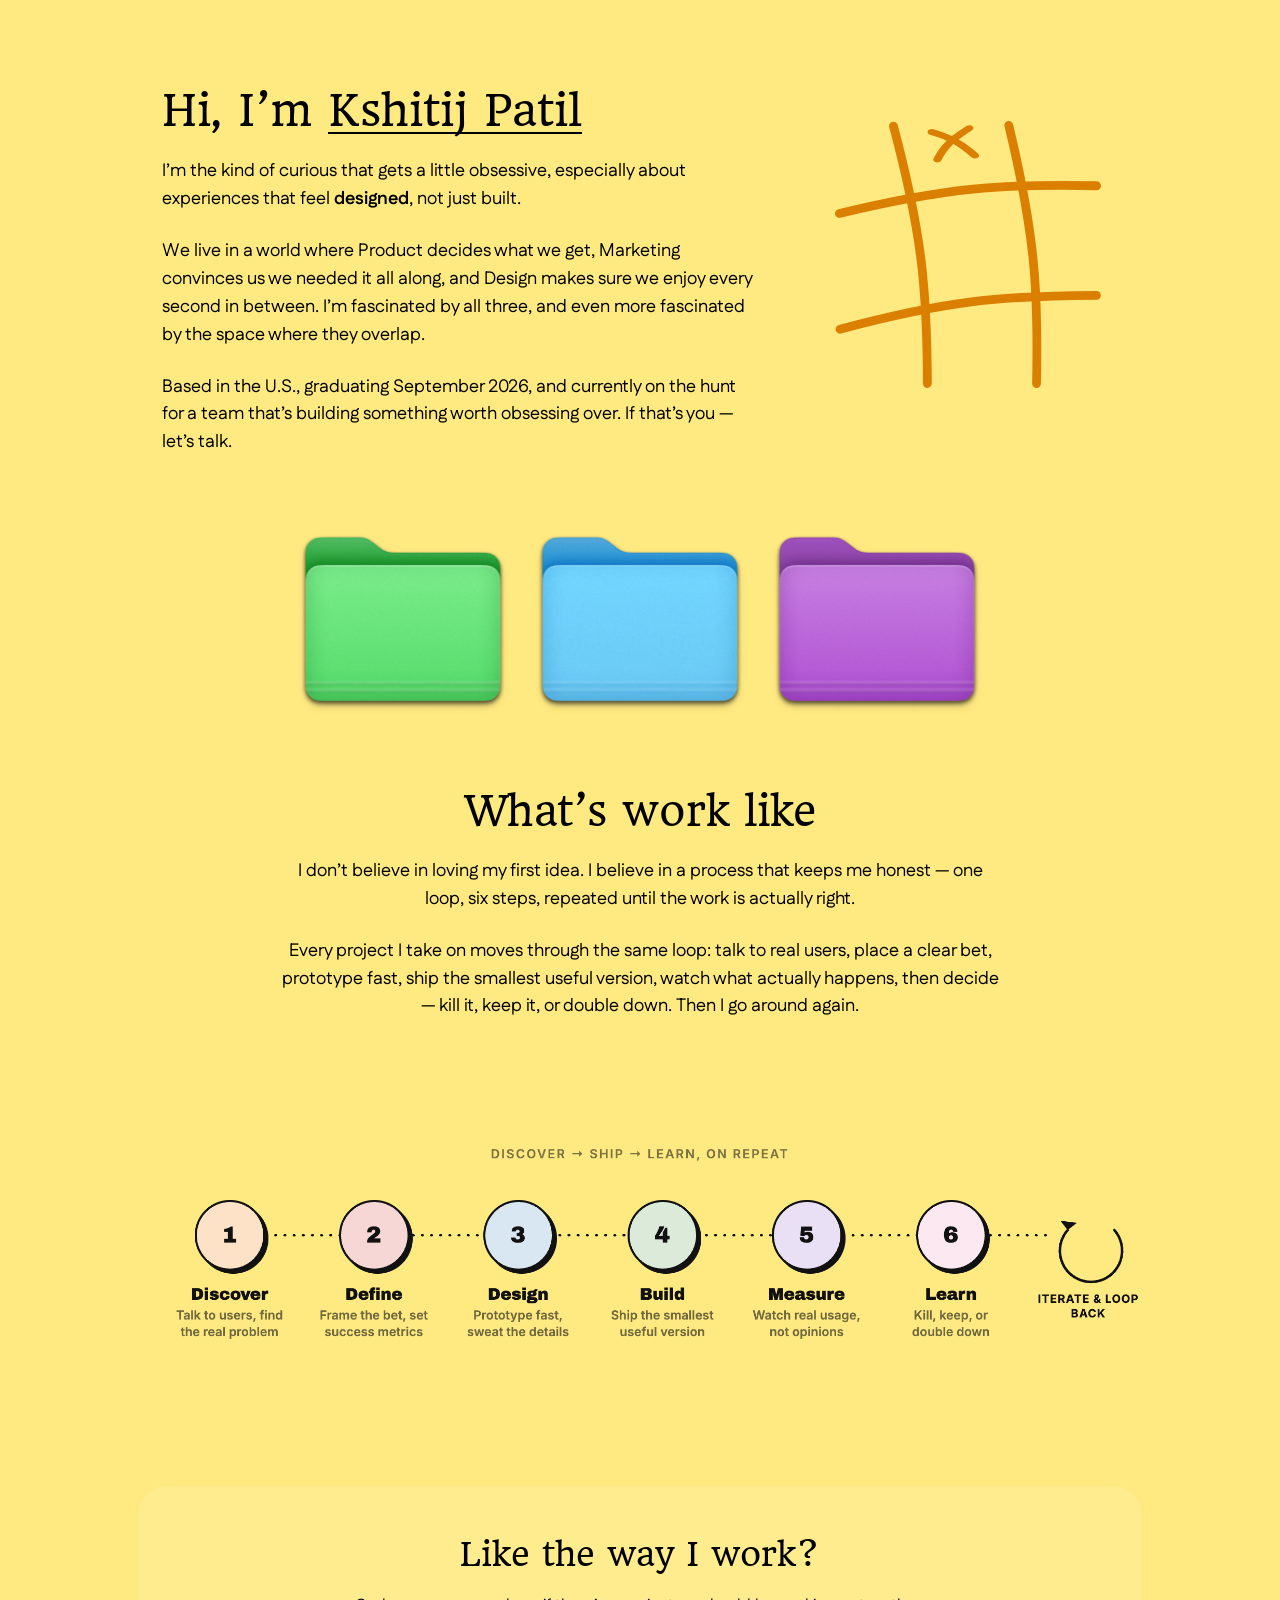
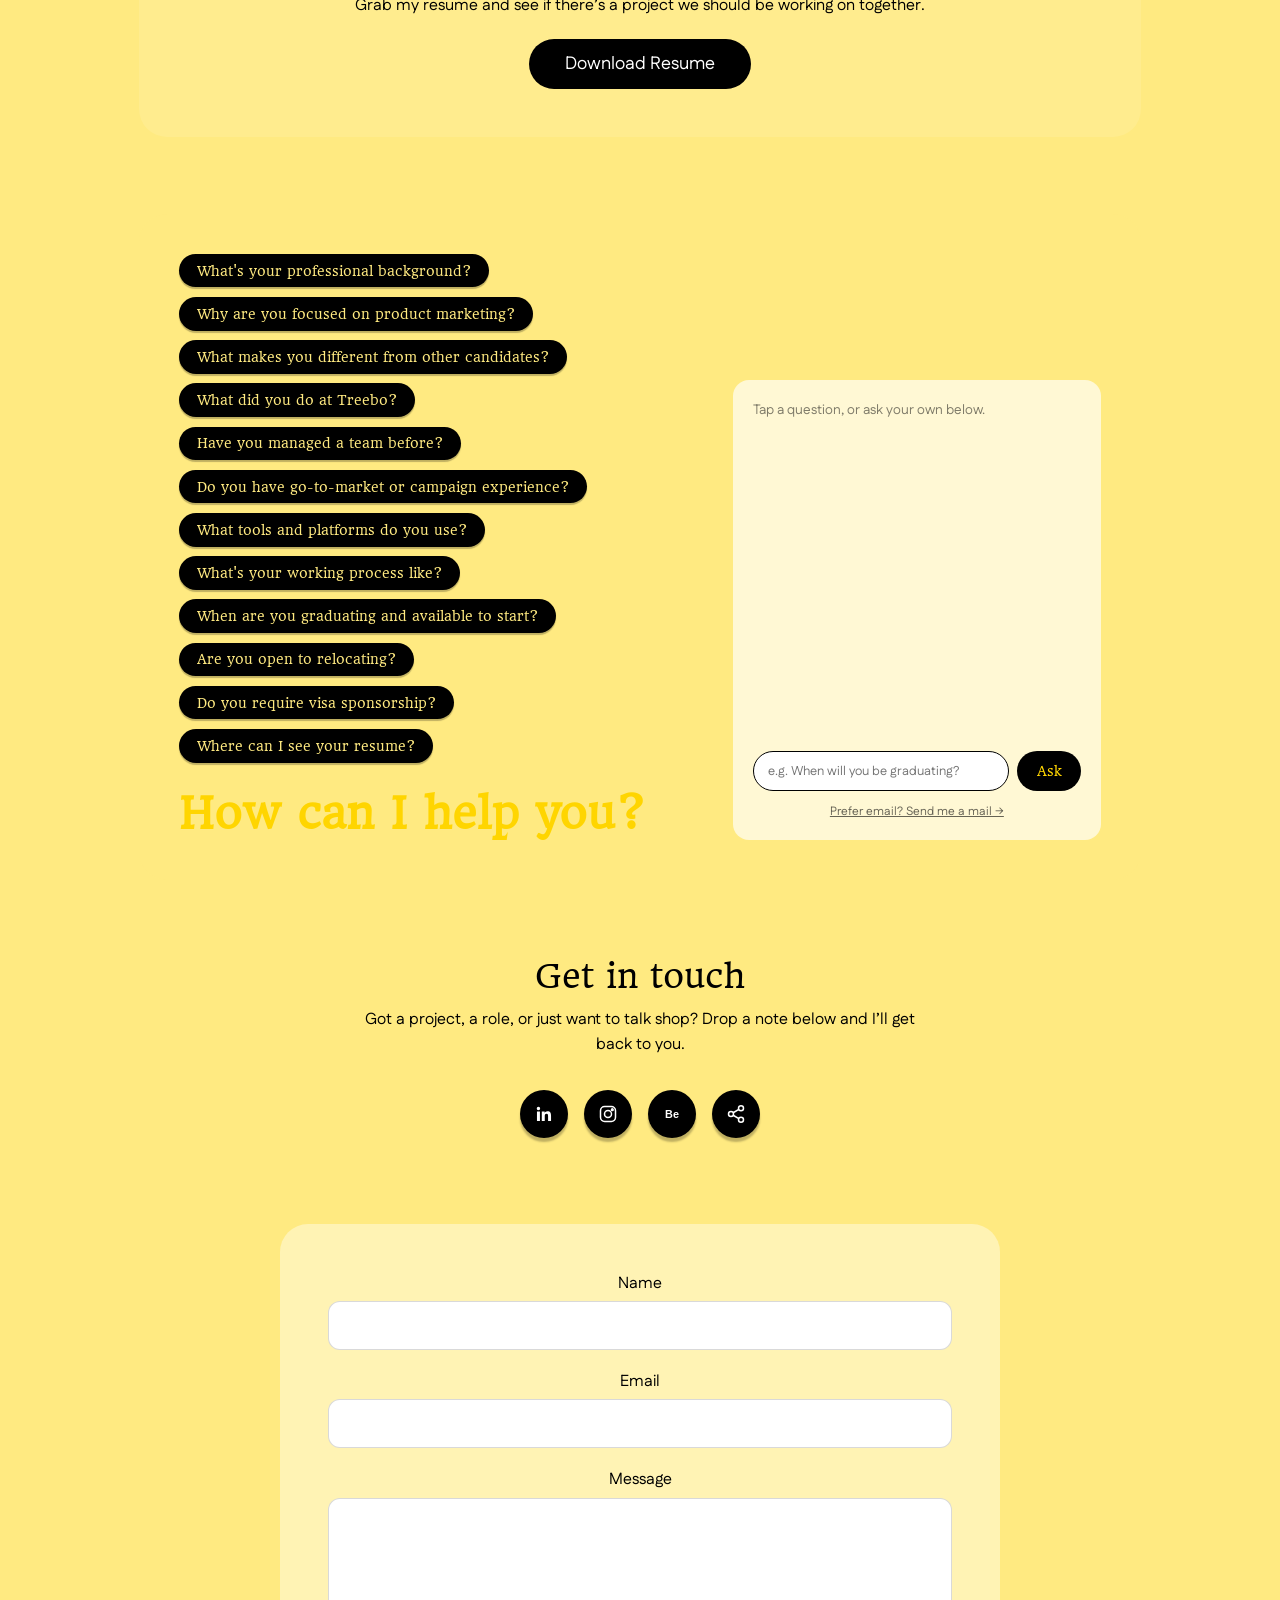
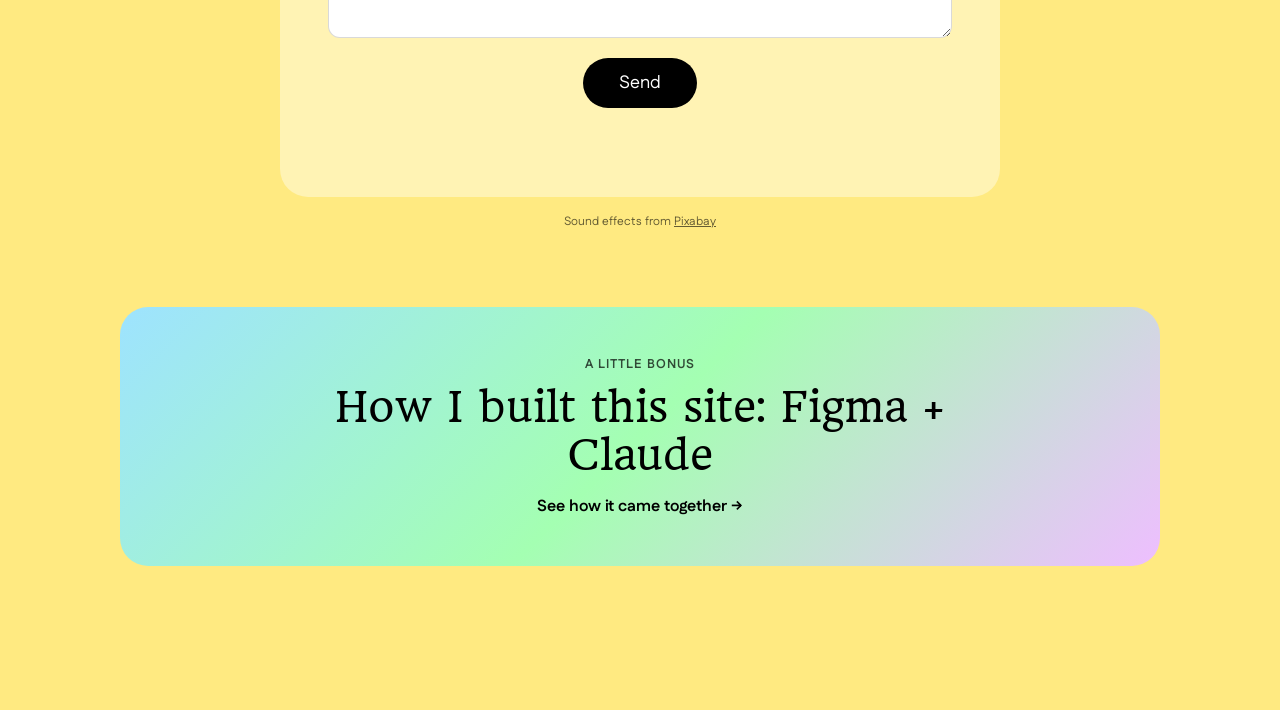
<file: index.html>
<!DOCTYPE html>
<html lang="en">
<head>
  <meta charset="UTF-8">
  <meta name="viewport" content="width=device-width, initial-scale=1.0">
  <title>Kshitij Patil</title>
  <meta name="description" content="Kshitij Patil's portfolio in product, marketing, and design — real case studies from Vanguard, Tata NeuCard, Billbolo, and FlippAR.">

  <!-- og:url points at the live Netlify URL; update sitewide if a custom domain is connected later. -->
  <meta property="og:type" content="website">
  <meta property="og:url" content="https://kshitijpatil.netlify.app/">
  <meta property="og:title" content="Kshitij Patil">
  <meta property="og:description" content="Kshitij Patil's portfolio in product, marketing, and design — real case studies from Vanguard, Tata NeuCard, Billbolo, and FlippAR.">
  <meta property="og:image" content="https://kshitijpatil.netlify.app/images/og-image.png">
  <meta property="og:image:width" content="1200">
  <meta property="og:image:height" content="630">
  <meta name="twitter:card" content="summary_large_image">
  <meta name="twitter:title" content="Kshitij Patil">
  <meta name="twitter:description" content="Kshitij Patil's portfolio in product, marketing, and design — real case studies from Vanguard, Tata NeuCard, Billbolo, and FlippAR.">
  <meta name="twitter:image" content="https://kshitijpatil.netlify.app/images/og-image.png">

  <link rel="icon" type="image/png" href="images/favicon-kp.png">

  <!-- Headland One for headings, Fustat for body copy. -->
  <link rel="preconnect" href="https://fonts.googleapis.com">
  <link href="https://fonts.googleapis.com/css2?family=Fustat:wght@400;500;600;700&family=Headland+One&display=swap" rel="stylesheet">

  <link rel="stylesheet" href="styles.css">
</head>
<body class="page-home" data-transition-color="#FFEA81">

  <main class="page">

    <!-- HERO -->
    <section class="hero">
      <div class="hero__text">
        <h1>Hi, I&rsquo;m <span class="hero__name">Kshitij Patil<img class="hero__name-preview" src="images/kshitij-hover.jpg" alt="" aria-hidden="true"></span></h1>
        <p>I&rsquo;m the kind of curious that gets a little obsessive, especially about experiences that feel <strong>designed</strong>, not just built.</p>
        <p>We live in a world where Product decides what we get, Marketing convinces us we needed it all along, and Design makes sure we enjoy every second in between. I&rsquo;m fascinated by all three, and even more fascinated by the space where they overlap.</p>
        <p>Based in the U.S., graduating September 2026, and currently on the hunt for a team that&rsquo;s building something worth obsessing over. If that&rsquo;s you &mdash; let&rsquo;s talk.</p>
      </div>

      <!-- X's AND O's GAME — one X is always on the board; the visitor's
           cursor becomes an O over the grid (see .ttt cursor rule), so it
           reads immediately as "your turn." Cells sit on the hand-drawn
           "#" grid from Figma (images/ttt-grid.svg) at the exact Slot 1-9
           positions from that file, not a uniform CSS grid. Each cell holds
           its own hand-drawn X and O (images/ttt-x-N.svg / ttt-o-N.svg,
           matching that slot's unique wobble) — never both shown at once.
           The O sits at low opacity as a hover hint on open cells (see
           .ttt__mark--o rule) and both marks snap to full opacity via the
           is-filled-x/is-filled-o classes game.js toggles on play. Hidden
           on mobile. -->
      <div class="ttt-wrap">
        <div class="ttt" role="group" aria-label="Tic-tac-toe — you are O">
          <img class="ttt__grid" src="images/ttt-grid.svg" alt="" aria-hidden="true">
          <button class="ttt__cell ttt__cell--1" type="button" aria-label="Cell 1">
            <img class="ttt__mark ttt__mark--x" src="images/ttt-x-1.svg" alt="">
            <img class="ttt__mark ttt__mark--o" src="images/ttt-o-1.svg" alt="">
          </button>
          <button class="ttt__cell ttt__cell--2" type="button" aria-label="Cell 2">
            <img class="ttt__mark ttt__mark--x" src="images/ttt-x-2.svg" alt="">
            <img class="ttt__mark ttt__mark--o" src="images/ttt-o-2.svg" alt="">
          </button>
          <button class="ttt__cell ttt__cell--3" type="button" aria-label="Cell 3">
            <img class="ttt__mark ttt__mark--x" src="images/ttt-x-3.svg" alt="">
            <img class="ttt__mark ttt__mark--o" src="images/ttt-o-3.svg" alt="">
          </button>
          <button class="ttt__cell ttt__cell--4" type="button" aria-label="Cell 4">
            <img class="ttt__mark ttt__mark--x" src="images/ttt-x-4.svg" alt="">
            <img class="ttt__mark ttt__mark--o" src="images/ttt-o-4.svg" alt="">
          </button>
          <button class="ttt__cell ttt__cell--5" type="button" aria-label="Cell 5">
            <img class="ttt__mark ttt__mark--x" src="images/ttt-x-5.svg" alt="">
            <img class="ttt__mark ttt__mark--o" src="images/ttt-o-5.svg" alt="">
          </button>
          <button class="ttt__cell ttt__cell--6" type="button" aria-label="Cell 6">
            <img class="ttt__mark ttt__mark--x" src="images/ttt-x-6.svg" alt="">
            <img class="ttt__mark ttt__mark--o" src="images/ttt-o-6.svg" alt="">
          </button>
          <button class="ttt__cell ttt__cell--7" type="button" aria-label="Cell 7">
            <img class="ttt__mark ttt__mark--x" src="images/ttt-x-7.svg" alt="">
            <img class="ttt__mark ttt__mark--o" src="images/ttt-o-7.svg" alt="">
          </button>
          <button class="ttt__cell ttt__cell--8" type="button" aria-label="Cell 8">
            <img class="ttt__mark ttt__mark--x" src="images/ttt-x-8.svg" alt="">
            <img class="ttt__mark ttt__mark--o" src="images/ttt-o-8.svg" alt="">
          </button>
          <button class="ttt__cell ttt__cell--9" type="button" aria-label="Cell 9">
            <img class="ttt__mark ttt__mark--x" src="images/ttt-x-9.svg" alt="">
            <img class="ttt__mark ttt__mark--o" src="images/ttt-o-9.svg" alt="">
          </button>
        </div>
        <p class="ttt__status" aria-live="polite"></p>
      </div>
    </section>

    <!-- FOLDER LINKS — colors match each section's own page background
         (blue/Product, green/Marketing, purple/Design), so the folder
         itself hints at where it leads before you even read the label.
         Clicking intercepts navigation to play the circle transition in
         that page's color first (see transition.js). -->
    <div class="folders">
      <a class="folder folder--marketing" href="marketing/" aria-label="Marketing" data-transition-color="#A4FFB2">
        <img src="images/folder-marketing.png" alt="">
        <span class="folder__label" aria-hidden="true">Marketing</span>
      </a>
      <a class="folder folder--product" href="product/" aria-label="Product" data-transition-color="#9EE3FF">
        <img src="images/folder-product.png" alt="">
        <span class="folder__label" aria-hidden="true">Product</span>
      </a>
      <a class="folder folder--design" href="design/" aria-label="Design" data-transition-color="#EEBEFF">
        <img src="images/folder-design.png" alt="">
        <span class="folder__label" aria-hidden="true">Design</span>
      </a>
    </div>

    <!-- WORKING WITH ME -->
    <section class="working-with-me reveal">
      <h2>What&rsquo;s work like</h2>
      <p>I don&rsquo;t believe in loving my first idea. I believe in a process that keeps me honest &mdash; one loop, six steps, repeated until the work is actually right.</p>
      <p>Every project I take on moves through the same loop: talk to real users, place a clear bet, prototype fast, ship the smallest useful version, watch what actually happens, then decide &mdash; kill it, keep it, or double down. Then I go around again.</p>
    </section>

    <!-- METHODOLOGY DIAGRAM -->
    <div class="methodology-panel reveal">
      <img src="images/methodology-diagram.png" alt="My working process: Discover, Define, Design, Build, Measure, Learn — then iterate and loop back.">
    </div>

    <!-- RESUME CTA -->
    <section class="resume-cta reveal">
      <h2>Like the way I work?</h2>
      <p>Grab my resume and see if there&rsquo;s a project we should be working on together.</p>
      <a class="button-pill" href="resume.pdf" download="KshitijPatil_PMM.pdf">Download Resume</a>
    </section>

    <!-- ASK ABOUT MY WORK — a small on-site search (ask.js + ask-data.js),
         not a live AI. Chips are curated FAQ shortcuts pointing at an exact
         ask-data.js entry via data-qa-id, so they always show the intended
         answer regardless of the free-text matcher's scoring; the input
         below falls back to that matcher for anything not on the list.
         Every answer — chip-triggered or typed — ends with a "Send me a
         mail" link that scrolls to and focuses the contact form below,
         so there's always one direct next step instead of a dead end. -->
    <section class="ask-section reveal">
      <div class="ask-section__chips-pane">
        <div class="ask-section__chips">
          <button type="button" class="ask-section__chip" data-qa-id="background">What's your professional background?</button>
          <button type="button" class="ask-section__chip" data-qa-id="why-pmm">Why are you focused on product marketing?</button>
          <button type="button" class="ask-section__chip" data-qa-id="different">What makes you different from other candidates?</button>
          <button type="button" class="ask-section__chip" data-qa-id="treebo">What did you do at Treebo?</button>
          <button type="button" class="ask-section__chip" data-qa-id="team">Have you managed a team before?</button>
          <button type="button" class="ask-section__chip" data-qa-id="gtm">Do you have go-to-market or campaign experience?</button>
          <button type="button" class="ask-section__chip" data-qa-id="tools">What tools and platforms do you use?</button>
          <button type="button" class="ask-section__chip" data-qa-id="process">What's your working process like?</button>
          <button type="button" class="ask-section__chip" data-qa-id="start-date">When are you graduating and available to start?</button>
          <button type="button" class="ask-section__chip" data-qa-id="relocation">Are you open to relocating?</button>
          <button type="button" class="ask-section__chip" data-qa-id="visa">Do you require visa sponsorship?</button>
          <button type="button" class="ask-section__chip" data-qa-id="resume">Where can I see your resume?</button>
        </div>
        <h2 class="ask-section__heading">How can I help you?</h2>
      </div>
      <div class="ask-section__chat-pane">
        <div class="ask-section__log" id="ask-log" aria-live="polite">
          <p class="ask-section__empty">Tap a question, or ask your own below.</p>
        </div>
        <form class="ask-section__form" id="ask-form">
          <input type="text" class="ask-section__input" id="ask-input" placeholder="e.g. When will you be graduating?" aria-label="Ask a question">
          <button type="submit" class="ask-section__send">Ask</button>
        </form>
        <a href="#contact" class="ask-section__mail-link" id="ask-mail-link">Prefer email? Send me a mail →</a>
      </div>
    </section>

    <!-- CONTACT — folded into the homepage; there wasn't enough distinct
         content to justify its own page. Netlify reads this form at deploy
         time from the data-netlify attribute + hidden form-name field; no
         backend code needed. The bot-field is a honeypot: real visitors
         never see or fill it in, so if it arrives non-empty Netlify
         silently drops the submission. -->
    <section class="contact reveal" id="contact">
      <div class="contact__intro">
        <h2>Get in touch</h2>
        <p>Got a project, a role, or just want to talk shop? Drop a note below and I&rsquo;ll get back to you.</p>
      </div>

      <div class="social-links">
        <a class="social-links__icon" href="https://www.linkedin.com/in/kshitijpatilkp" target="_blank" rel="noopener noreferrer" aria-label="LinkedIn">
          <svg viewBox="0 0 24 24" width="20" height="20" fill="currentColor" aria-hidden="true"><path d="M20.447 20.452h-3.554v-5.569c0-1.328-.027-3.037-1.852-3.037-1.853 0-2.136 1.445-2.136 2.939v5.667H9.351V9h3.414v1.561h.046c.477-.9 1.637-1.85 3.37-1.85 3.601 0 4.267 2.37 4.267 5.455v6.286zM5.337 7.433a2.062 2.062 0 1 1 0-4.124 2.062 2.062 0 0 1 0 4.124zM7.114 20.452H3.558V9h3.556v11.452z"/></svg>
        </a>
        <a class="social-links__icon" href="https://www.instagram.com/bluebottleman/" target="_blank" rel="noopener noreferrer" aria-label="Instagram">
          <svg viewBox="0 0 24 24" width="20" height="20" fill="none" stroke="currentColor" stroke-width="1.8" aria-hidden="true"><rect x="3" y="3" width="18" height="18" rx="5"/><circle cx="12" cy="12" r="4.2"/><circle cx="17.2" cy="6.8" r="1"/></svg>
        </a>
        <a class="social-links__icon" href="https://www.behance.net/KshitijPatil" target="_blank" rel="noopener noreferrer" aria-label="Behance">
          <svg viewBox="0 0 24 24" width="20" height="20" aria-hidden="true"><text x="12" y="16.5" text-anchor="middle" font-family="Arial, Helvetica, sans-serif" font-weight="700" font-size="13" fill="currentColor">Be</text></svg>
        </a>
        <button class="social-links__icon" type="button" id="share-button" aria-label="Share this page">
          <svg viewBox="0 0 24 24" width="20" height="20" fill="none" stroke="currentColor" stroke-width="1.8" aria-hidden="true"><circle cx="18" cy="5" r="3"/><circle cx="6" cy="12" r="3"/><circle cx="18" cy="19" r="3"/><line x1="8.59" y1="13.51" x2="15.42" y2="17.49"/><line x1="15.41" y1="6.51" x2="8.59" y2="10.49"/></svg>
        </button>
      </div>
      <p class="share-status" aria-live="polite"></p>

      <form class="contact-form" name="contact" method="POST" action="/" data-netlify="true" netlify-honeypot="bot-field">
        <input type="hidden" name="form-name" value="contact">
        <p class="contact-form__honeypot">
          <label>Don&rsquo;t fill this out if you're human: <input name="bot-field"></label>
        </p>

        <label for="contact-name">Name
          <input type="text" id="contact-name" name="name" required>
        </label>

        <label for="contact-email">Email
          <input type="email" id="contact-email" name="email" required>
        </label>

        <label for="contact-message">Message
          <textarea id="contact-message" name="message" required></textarea>
        </label>

        <button type="submit">Send</button>
        <p class="contact-form__status" aria-live="polite"></p>
      </form>

      <p class="sound-credit">Sound effects from <a href="https://pixabay.com/" target="_blank" rel="noopener noreferrer">Pixabay</a></p>
    </section>

    <!-- Links to the "how this site was built" entry at the bottom of the
         Product page's timeline. Text-only gradient banner for now — see
         the CSS comment on .meta-banner for how to swap in real artwork
         later without touching the layout. Reuses the same page-transition
         circle as the folders above (data-transition-color), just without
         storing a "folder origin" for the return-trip shrink since it
         isn't a folder. -->
    <a class="meta-banner reveal" href="product/#how-i-built-this" data-transition-color="#9EE3FF">
      <p class="meta-banner__kicker">A little bonus</p>
      <h2 class="meta-banner__title">How I built this site: Figma + Claude</h2>
      <p class="meta-banner__cta">See how it came together &rarr;</p>
    </a>

  </main>

  <!-- BOTTOM PILL NAV — "Home" is plain text (this page); the rest link
       out. Fixed to the bottom of the viewport with a gradient backdrop so
       scrolling content fades before reaching it. -->
  <div class="bottom-nav-backdrop" aria-hidden="true"></div>
  <nav class="pill-nav" aria-label="Main sections">
    <p class="pill-nav__current">Home</p>
    <a class="pill-nav__link" href="marketing/">Marketing</a>
    <a class="pill-nav__link" href="product/">Product</a>
    <a class="pill-nav__link" href="design/">Design</a>
  </nav>

  <script src="transition.js"></script>
  <script src="reveal.js"></script>
  <script src="ask-data.js"></script>
  <script src="ask.js"></script>
  <script src="game.js"></script>
  <script src="share.js"></script>
  <script src="contact.js"></script>

</body>
</html>
</file>
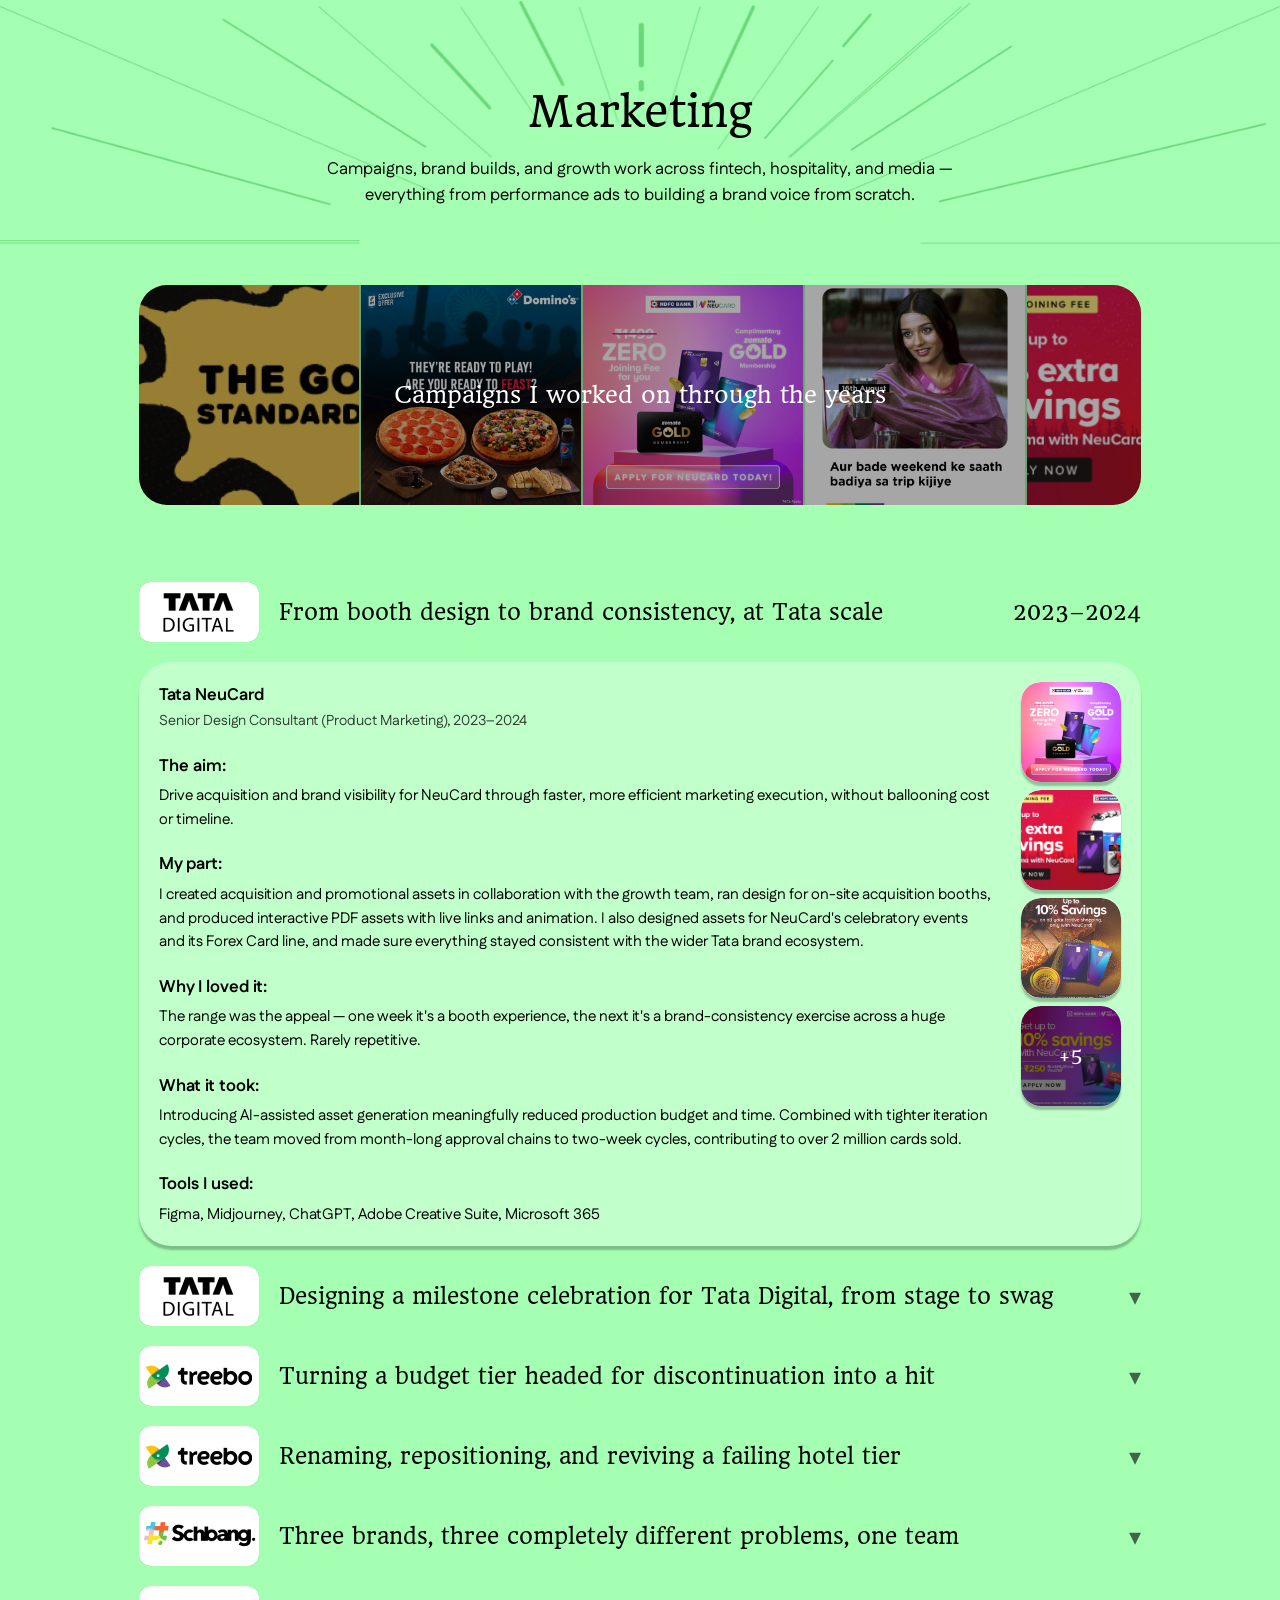
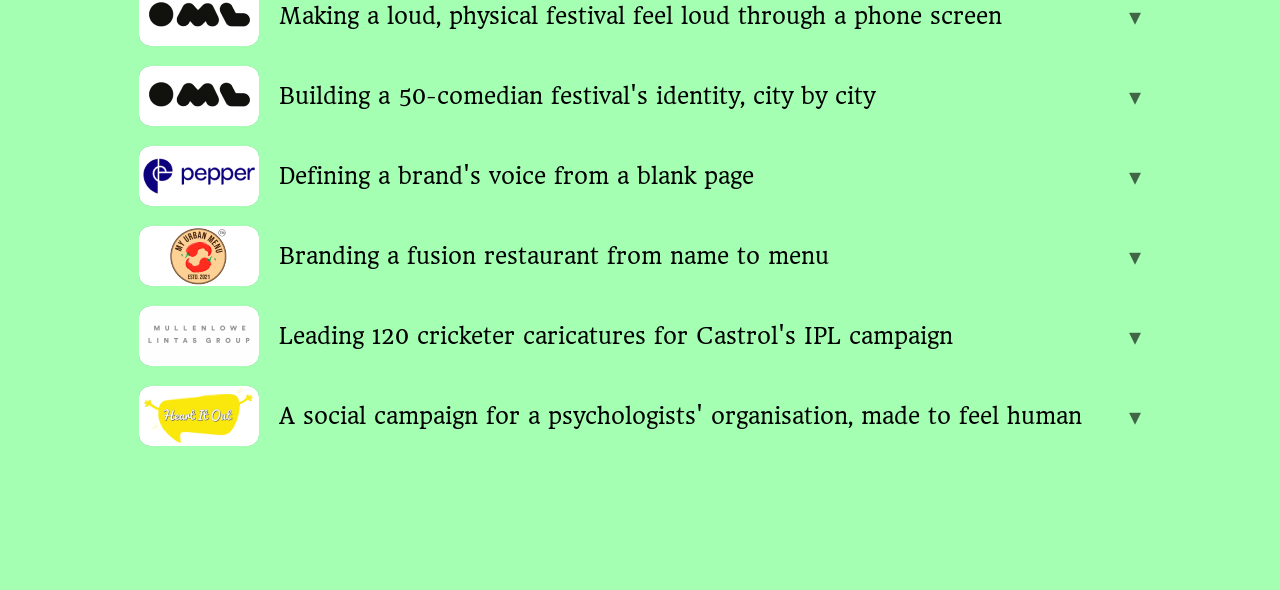
<file: marketing/index.html>
<!DOCTYPE html>
<html lang="en">
<head>
  <meta charset="UTF-8">
  <meta name="viewport" content="width=device-width, initial-scale=1.0">
  <title>Marketing — Kshitij Patil</title>
  <meta name="description" content="Marketing and brand work from Kshitij Patil — campaigns, brand builds, and growth work across fintech, hospitality, and media.">

  <meta property="og:type" content="website">
  <meta property="og:url" content="https://kshitijpatil.netlify.app/marketing/">
  <meta property="og:title" content="Marketing — Kshitij Patil">
  <meta property="og:description" content="Marketing and brand work from Kshitij Patil — campaigns, brand builds, and growth work across fintech, hospitality, and media.">
  <meta property="og:image" content="https://kshitijpatil.netlify.app/images/og-image.png">
  <meta property="og:image:width" content="1200">
  <meta property="og:image:height" content="630">
  <meta name="twitter:card" content="summary_large_image">
  <meta name="twitter:title" content="Marketing — Kshitij Patil">
  <meta name="twitter:description" content="Marketing and brand work from Kshitij Patil — campaigns, brand builds, and growth work across fintech, hospitality, and media.">
  <meta name="twitter:image" content="https://kshitijpatil.netlify.app/images/og-image.png">

  <link rel="icon" type="image/png" href="../images/favicon-kp.png">

  <link rel="preconnect" href="https://fonts.googleapis.com">
  <link href="https://fonts.googleapis.com/css2?family=Fustat:wght@400;500;600;700&family=Headland+One&display=swap" rel="stylesheet">

  <link rel="stylesheet" href="../styles.css">
</head>
<body class="page-marketing" data-transition-color="#A4FFB2">

  <img class="page-header-graphic page-header-graphic--burst" src="../images/marketing-rays.png" alt="" aria-hidden="true">

  <main class="page">

    <section class="section-title">
      <h1>Marketing</h1>
      <p>Campaigns, brand builds, and growth work across fintech, hospitality, and media — everything from performance ads to building a brand voice from scratch.</p>
    </section>

    <!-- Shuffling collage of every project image below on this page — pool
         and swap logic live in collage.js, sourced straight from the
         timeline galleries so it can't drift out of sync. -->
    <div class="project-collage reveal">
      <div class="project-collage__tile"><img alt=""></div>
      <div class="project-collage__tile"><img alt=""></div>
      <div class="project-collage__tile"><img alt=""></div>
      <div class="project-collage__tile"><img alt=""></div>
      <div class="project-collage__tile"><img alt=""></div>
      <div class="project-collage__tile"><img alt=""></div>
      <div class="project-collage__tile"><img alt=""></div>
      <div class="project-collage__tile"><img alt=""></div>
      <p class="project-collage__caption">Campaigns I worked on through the years</p>
    </div>

    <!-- Each entry expands on click to reveal the detail card — the first
         one ships open, matching the Product page's pattern. Badge is a
         placeholder for a real company logo later. Year shows only when
         expanded; chevron hints "expandable" while collapsed. -->
    <ol class="timeline">
      <li class="reveal">
        <details class="timeline-entry" open>
          <summary>
            <span class="timeline-entry__badge" aria-hidden="true"><img src="../images/logos/tata-neucard.png" alt=""></span>
            <span class="timeline-entry__title">From booth design to brand consistency, at Tata scale</span>
            <span class="timeline-entry__year">2023–2024</span>
            <span class="timeline-entry__chevron" aria-hidden="true">&#9662;</span>
          </summary>
          <div class="timeline-card">
            <div class="timeline-card__text">
              <p class="timeline-card__company">Tata NeuCard</p>
              <p class="timeline-card__role">Senior Design Consultant (Product Marketing), 2023–2024</p>
              <h3>The aim:</h3>
              <p>Drive acquisition and brand visibility for NeuCard through faster, more efficient marketing execution, without ballooning cost or timeline.</p>
              <h3>My part:</h3>
              <p>I created acquisition and promotional assets in collaboration with the growth team, ran design for on-site acquisition booths, and produced interactive PDF assets with live links and animation. I also designed assets for NeuCard's celebratory events and its Forex Card line, and made sure everything stayed consistent with the wider Tata brand ecosystem.</p>
              <h3>Why I loved it:</h3>
              <p>The range was the appeal — one week it's a booth experience, the next it's a brand-consistency exercise across a huge corporate ecosystem. Rarely repetitive.</p>
              <h3>What it took:</h3>
              <p>Introducing AI-assisted asset generation meaningfully reduced production budget and time. Combined with tighter iteration cycles, the team moved from month-long approval chains to two-week cycles, contributing to over 2 million cards sold.</p>
              <h3>Tools I used:</h3>
              <p>Figma, Midjourney, ChatGPT, Adobe Creative Suite, Microsoft 365</p>
            </div>
            <div class="timeline-card__images">
              <div class="timeline-card__image-slot"><img src="../images/projects/tata-neucard/img-01.jpg" alt="Tata NeuCard — photo 1"></div>
              <div class="timeline-card__image-slot"><img src="../images/projects/tata-neucard/img-02.jpg" alt="Tata NeuCard — photo 2"></div>
              <div class="timeline-card__image-slot"><img src="../images/projects/tata-neucard/img-03.jpg" alt="Tata NeuCard — photo 3"></div>
              <div class="timeline-card__image-slot"><img src="../images/projects/tata-neucard/img-04.jpg" alt="Tata NeuCard — photo 4"></div>
              <div class="timeline-card__image-slot"><img src="../images/projects/tata-neucard/img-05.jpg" alt="Tata NeuCard — photo 5"></div>
              <div class="timeline-card__image-slot"><img src="../images/projects/tata-neucard/img-06.jpg" alt="Tata NeuCard — photo 6"></div>
              <div class="timeline-card__image-slot"><img src="../images/projects/tata-neucard/img-07.jpg" alt="Tata NeuCard — photo 7"></div>
              <div class="timeline-card__image-slot"><img src="../images/projects/tata-neucard/img-08.jpg" alt="Tata NeuCard — photo 8"></div>
              <div class="timeline-card__image-slot"><img src="../images/projects/tata-neucard/img-09.jpg" alt="Tata NeuCard — photo 9"></div>
            </div>
          </div>
        </details>
      </li>
      <li class="reveal">
        <details class="timeline-entry">
          <summary>
            <span class="timeline-entry__badge" aria-hidden="true"><img src="../images/logos/tata-neucard.png" alt=""></span>
            <span class="timeline-entry__title">Designing a milestone celebration for Tata Digital, from stage to swag</span>
            <span class="timeline-entry__year">2023–2024</span>
            <span class="timeline-entry__chevron" aria-hidden="true">&#9662;</span>
          </summary>
          <div class="timeline-card">
            <div class="timeline-card__text">
              <p class="timeline-card__company">Tata Digital</p>
              <p class="timeline-card__role">Event &amp; Brand Marketing, Praarambh 2.0, 2023–2024</p>
              <h3>The aim:</h3>
              <p>Praarambh 2.0 was an internal event for Tata Digital employees marking a company milestone — it needed to feel like a genuine celebration, not just a corporate town hall with a stage attached.</p>
              <h3>My part:</h3>
              <p>I designed the event's visual identity end to end — logo, stage and set design, photobooth, signage, and branded gifting — so the milestone had one consistent look from the moment employees walked in.</p>
              <h3>Why I loved it:</h3>
              <p>Event design is design you get to watch people actually stand inside of and take photos in front of — a different, more immediate kind of feedback than a screen ever gives you.</p>
              <h3>What it took:</h3>
              <p>A full event identity system — logo, stage design, photobooth, signage, and branded merchandise — all used live at the event itself.</p>
              <h3>Tools I used:</h3>
              <p>Adobe Creative Suite</p>
            </div>
            <div class="timeline-card__images">
              <div class="timeline-card__image-slot"><img src="../images/projects/praarambh/img-01.jpg" alt="Praarambh 2.0 — photo 1"></div>
              <div class="timeline-card__image-slot"><img src="../images/projects/praarambh/img-02.jpg" alt="Praarambh 2.0 — photo 2"></div>
              <div class="timeline-card__image-slot"><img src="../images/projects/praarambh/img-03.jpg" alt="Praarambh 2.0 — photo 3"></div>
              <div class="timeline-card__image-slot"><img src="../images/projects/praarambh/img-04.jpg" alt="Praarambh 2.0 — photo 4"></div>
              <div class="timeline-card__image-slot"><img src="../images/projects/praarambh/img-05.jpg" alt="Praarambh 2.0 — photo 5"></div>
              <div class="timeline-card__image-slot"><img src="../images/projects/praarambh/img-06.jpg" alt="Praarambh 2.0 — photo 6"></div>
              <div class="timeline-card__image-slot"><img src="../images/projects/praarambh/img-07.jpg" alt="Praarambh 2.0 — photo 7"></div>
              <div class="timeline-card__image-slot"><img src="../images/projects/praarambh/img-08.jpg" alt="Praarambh 2.0 — photo 8"></div>
              <div class="timeline-card__image-slot"><img src="../images/projects/praarambh/img-09.jpg" alt="Praarambh 2.0 — photo 9"></div>
            </div>
          </div>
        </details>
      </li>
      <li class="reveal">
        <details class="timeline-entry">
          <summary>
            <span class="timeline-entry__badge" aria-hidden="true"><img src="../images/logos/treebo-hotels.png" alt=""></span>
            <span class="timeline-entry__title">Turning a budget tier headed for discontinuation into a hit</span>
            <span class="timeline-entry__year">2022–2023</span>
            <span class="timeline-entry__chevron" aria-hidden="true">&#9662;</span>
          </summary>
          <div class="timeline-card">
            <div class="timeline-card__text">
              <p class="timeline-card__company">Treebo Hotels (now Treebo Hospitality Ventures)</p>
              <p class="timeline-card__role">Senior Design Consultant (Brand &amp; Performance Marketing), 2022–2023</p>
              <h3>The aim:</h3>
              <p>Scale brand awareness and revenue through performance marketing, while also solving a real reputation problem in Treebo's budget hotel segment, which was collecting poor reviews tied to unavoidable budget-property constraints.</p>
              <h3>My part:</h3>
              <p>Reporting to the Director and VP of Growth &amp; Marketing, I led a small team of designers and copywriters creating performance assets, using Meta and Google Ads analytics to learn what offers and visuals actually converted. Treebo's YouTube had stalled — a legacy batch of music-session videos drove views but no bookings, and skippable agency ads weren't landing with an audience actively tuning ads out. I rebuilt the channel around a video-first, micro-influencer strategy and custom travel-trail content, and improved WhatsApp-based communication with shareable PDF guides that hotel owners and travelers could pass along within their own community.</p>
              <h3>Why I loved it:</h3>
              <p>Getting to combine hard performance-marketing numbers with a brand that was actively expanding was a rare mix of analytical rigor and room to try new formats.</p>
              <h3>What it took:</h3>
              <p>The brand grew from roughly 10K to 27K followers during this period, expanded its hotel portfolio, and partnered with major hospitality brands. The YouTube pivot alone drove a 28% year-over-year lift, a 9% rise in repeat bookings, 3.6 million impressions, and 210,000+ direct engagements. (See the separate Itsy by Treebo entry for the budget-tier rebrand from this same period.)</p>
              <h3>Tools I used:</h3>
              <p>Meta Ads Manager, Google Ads / Analytics, Adobe Creative Suite</p>
            </div>
            <div class="timeline-card__images">
              <div class="timeline-card__image-slot"><img src="../images/projects/treebo/img-01.jpg" alt="Treebo Hotels — photo 1"></div>
              <div class="timeline-card__image-slot"><img src="../images/projects/treebo/img-02.jpg" alt="Treebo Hotels — photo 2"></div>
              <div class="timeline-card__image-slot"><img src="../images/projects/treebo/img-03.jpg" alt="Treebo Hotels — photo 3"></div>
              <div class="timeline-card__image-slot"><img src="../images/projects/treebo/img-04.jpg" alt="Treebo Hotels — photo 4"></div>
              <div class="timeline-card__image-slot"><img src="../images/projects/treebo/img-05.jpg" alt="Treebo Hotels — photo 5"></div>
              <div class="timeline-card__image-slot"><img src="../images/projects/treebo/img-06.jpg" alt="Treebo Hotels — photo 6"></div>
              <div class="timeline-card__image-slot"><img src="../images/projects/treebo/img-08.jpg" alt="Treebo Hotels — photo 8"></div>
              <div class="timeline-card__image-slot"><img src="../images/projects/treebo/img-09.jpg" alt="Treebo Hotels — photo 9"></div>
              <div class="timeline-card__image-slot"><img src="../images/projects/treebo/img-10.jpg" alt="Treebo Hotels — photo 10"></div>
              <div class="timeline-card__image-slot"><img src="../images/projects/treebo/img-11.jpg" alt="Treebo Hotels — photo 11"></div>
              <div class="timeline-card__image-slot"><img src="../images/projects/treebo/img-12.jpg" alt="Treebo Hotels — photo 12"></div>
              <div class="timeline-card__image-slot"><img src="../images/projects/treebo/img-13.jpg" alt="Treebo Hotels — photo 13"></div>
              <div class="timeline-card__image-slot"><img src="../images/projects/treebo/img-14.jpg" alt="Treebo Hotels — photo 14"></div>
              <div class="timeline-card__image-slot"><img src="../images/projects/treebo/img-15.jpg" alt="Treebo Hotels — photo 15"></div>
              <div class="timeline-card__image-slot"><img src="../images/projects/treebo/img-16.jpg" alt="Treebo Hotels — photo 16"></div>
              <div class="timeline-card__image-slot"><img src="../images/projects/treebo/img-17.jpg" alt="Treebo Hotels — photo 17"></div>
            </div>
          </div>
        </details>
      </li>
      <li class="reveal">
        <details class="timeline-entry">
          <summary>
            <span class="timeline-entry__badge" aria-hidden="true"><img src="../images/logos/treebo-hotels.png" alt=""></span>
            <span class="timeline-entry__title">Renaming, repositioning, and reviving a failing hotel tier</span>
            <span class="timeline-entry__year">2022–2023</span>
            <span class="timeline-entry__chevron" aria-hidden="true">&#9662;</span>
          </summary>
          <div class="timeline-card">
            <div class="timeline-card__text">
              <p class="timeline-card__company">Treebo Hotels — Itsy by Treebo</p>
              <p class="timeline-card__role">Senior Design Consultant (Brand Repositioning), 2022–2023</p>
              <h3>The aim:</h3>
              <p>Treebo's budget hotel segment, Treebo Trip, was collecting poor reviews tied to unavoidable budget-property constraints and was headed for discontinuation — the tier needed a new identity and positioning that set honest expectations instead of over-promising.</p>
              <h3>My part:</h3>
              <p>This was a bet I proposed and drove myself, not a brief I was handed. I researched what budget travelers actually valued, then rebuilt the tier's brand from the name up — Treebo Trip became Itsy by Treebo, with positioning and a guidebook redesigned to match.</p>
              <h3>Why I loved it:</h3>
              <p>Getting to take a segment nobody expected to survive and give it a real second life — end to end, on my own initiative — was exactly the kind of ownership I look for.</p>
              <h3>What it took:</h3>
              <p>The reposition turned a segment headed for discontinuation into a popular one again, contributing to the brand's overall growth from roughly 10K to 27K followers during this period.</p>
              <h3>Tools I used:</h3>
              <p>Adobe Creative Suite, Meta Ads Manager, Google Ads / Analytics</p>
            </div>
            <div class="timeline-card__images">
              <div class="timeline-card__image-slot"><img src="../images/projects/itsy-by-treebo/img-01.jpg" alt="Itsy by Treebo — photo 1"></div>
              <div class="timeline-card__image-slot"><img src="../images/projects/itsy-by-treebo/img-02.jpg" alt="Itsy by Treebo — photo 2"></div>
              <div class="timeline-card__image-slot"><img src="../images/projects/itsy-by-treebo/img-03.jpg" alt="Itsy by Treebo — photo 3"></div>
              <div class="timeline-card__image-slot"><img src="../images/projects/itsy-by-treebo/img-04.jpg" alt="Itsy by Treebo — photo 4"></div>
              <div class="timeline-card__image-slot"><img src="../images/projects/itsy-by-treebo/img-05.jpg" alt="Itsy by Treebo — photo 5"></div>
              <div class="timeline-card__image-slot"><img src="../images/projects/itsy-by-treebo/img-06.jpg" alt="Itsy by Treebo — photo 6"></div>
              <div class="timeline-card__image-slot"><img src="../images/projects/itsy-by-treebo/img-07.jpg" alt="Itsy by Treebo — photo 7"></div>
              <div class="timeline-card__image-slot"><img src="../images/projects/itsy-by-treebo/img-08.jpg" alt="Itsy by Treebo — photo 8"></div>
              <div class="timeline-card__image-slot"><img src="../images/projects/itsy-by-treebo/img-09.jpg" alt="Itsy by Treebo — photo 9"></div>
              <div class="timeline-card__image-slot"><img src="../images/projects/itsy-by-treebo/img-10.jpg" alt="Itsy by Treebo — photo 10"></div>
            </div>
          </div>
        </details>
      </li>
      <li class="reveal">
        <details class="timeline-entry">
          <summary>
            <span class="timeline-entry__badge" aria-hidden="true"><img src="../images/logos/schbang-digital.png" alt=""></span>
            <span class="timeline-entry__title">Three brands, three completely different problems, one team</span>
            <span class="timeline-entry__year">2021–2022</span>
            <span class="timeline-entry__chevron" aria-hidden="true">&#9662;</span>
          </summary>
          <div class="timeline-card">
            <div class="timeline-card__text">
              <p class="timeline-card__company">Schbang Digital</p>
              <p class="timeline-card__role">Senior Design Consultant (Client &amp; Campaign Marketing), 2021–2022</p>
              <h3>The aim:</h3>
              <p>Manage design and campaign execution for three clients at once — Domino's (the primary account), Rupeek, and OnSiteGo — each with very different brand needs.</p>
              <h3>My part:</h3>
              <p>Reporting to the Head of Design, I led a team of 3 junior designers coordinating directly with Domino's on month-long campaign shoots (photo and video) alongside daily offer content, while capitalizing on viral cultural moments (the iPhone camera-diagonal joke, Halloween, IPL). Beyond the design work itself, I ran daily syncs with the marketing team on performance stats and pipeline updates, pulled insights from analysts to inform what we made next, coordinated in-house photography and videography shoots, and sat in on client briefings directly. For Rupeek, a newer brand still defining its identity, my team and I built campaigns around their "Family Man" actor ambassadors while documenting what was working to help solidify their brand guidelines. For OnSiteGo, we used photo manipulation to communicate their service benefits visually.</p>
              <h3>Why I loved it:</h3>
              <p>Three brands, three completely different problems — an established giant needing constant fresh content, a young brand needing definition, a service brand needing visual translation — with a team that was genuinely supportive and all-in.</p>
              <h3>What it took:</h3>
              <p>All three clients were satisfied with the work, and several Domino's posts became viral hits in their own right.</p>
              <h3>Tools I used:</h3>
              <p>Adobe Creative Suite, Slack, Microsoft 365</p>
            </div>
            <div class="timeline-card__images">
              <div class="timeline-card__image-slot"><img src="../images/projects/schbang/img-01.jpg" alt="Schbang Digital — photo 1"></div>
              <div class="timeline-card__image-slot"><img src="../images/projects/schbang/img-02.jpg" alt="Schbang Digital — photo 2"></div>
              <div class="timeline-card__image-slot"><img src="../images/projects/schbang/img-03.jpg" alt="Schbang Digital — photo 3"></div>
              <div class="timeline-card__image-slot"><img src="../images/projects/schbang/img-04.jpg" alt="Schbang Digital — photo 4"></div>
              <div class="timeline-card__image-slot"><img src="../images/projects/schbang/img-05.jpg" alt="Schbang Digital — photo 5"></div>
              <div class="timeline-card__image-slot"><img src="../images/projects/schbang/img-06.jpg" alt="Schbang Digital — photo 6"></div>
            </div>
          </div>
        </details>
      </li>
      <li class="reveal">
        <details class="timeline-entry">
          <summary>
            <span class="timeline-entry__badge" aria-hidden="true"><img src="../images/logos/oml.png" alt=""></span>
            <span class="timeline-entry__title">Making a loud, physical festival feel loud through a phone screen</span>
            <span class="timeline-entry__year">2020–2021</span>
            <span class="timeline-entry__chevron" aria-hidden="true">&#9662;</span>
          </summary>
          <div class="timeline-card">
            <div class="timeline-card__text">
              <p class="timeline-card__company">OML</p>
              <p class="timeline-card__role">Senior Designer (Brand &amp; Digital Marketing), BVS, 2020–2021</p>
              <h3>The aim:</h3>
              <p>Launch a new, fully virtual season of BVS — a nationwide hip-hop dance and rap battle competition — reimagined for a pandemic-era, digital-only audience.</p>
              <h3>My part:</h3>
              <p>As senior designer, I managed a team of junior designers plus an external agency, shifting the brand almost entirely into digital assets: loud fonts, loud music, motion and haptics designed to make static content feel alive on social platforms. My team also edited and processed contestant video/audio submissions for social-ready posting, and handled the extra layer of approvals required for celebrity and brand-ambassador content.</p>
              <h3>Why I loved it:</h3>
              <p>Solving "how do you make a loud, physical, in-person festival feel loud through a phone screen" was a genuinely hard creative problem, and seeing it click for the youth audience it was built for was the best part.</p>
              <h3>What it took:</h3>
              <p>The season scaled from a previous footprint of 5–6 major cities to a fully nationwide, boundary-less open call — thousands of entries narrowed to 96 finalist artists across four specialist crews (rap, hip-hop, breaking, popping, graffiti), fronted by 2 film-star brand ambassadors and 4 celebrity team captains, over roughly 5 months of digital engagement. Running creative tests with the marketing team taught us two concrete things: visuals that gave brand ambassadors the most space outperformed ones balanced toward the team-captain celebrities, and our Instagram AR filters saw more use when kept minimal — heavier filters lagged and hurt the experience. Heavy back-and-forth with PR teams on celebrity approvals and a steep motion-design learning curve, compressed into a short timeline, came with the territory.</p>
              <h3>Tools I used:</h3>
              <p>Adobe Creative Suite, Microsoft 365</p>
            </div>
            <div class="timeline-card__images">
              <div class="timeline-card__image-slot"><img src="../images/projects/oml-bvs/img-01.jpg" alt="OML BVS — photo 1"></div>
              <div class="timeline-card__image-slot"><img src="../images/projects/oml-bvs/img-02.jpg" alt="OML BVS — photo 2"></div>
              <div class="timeline-card__image-slot"><img src="../images/projects/oml-bvs/img-03.jpg" alt="OML BVS — photo 3"></div>
              <div class="timeline-card__image-slot"><img src="../images/projects/oml-bvs/img-04.jpg" alt="OML BVS — photo 4"></div>
              <div class="timeline-card__image-slot"><img src="../images/projects/oml-bvs/img-05.jpg" alt="OML BVS — photo 5"></div>
            </div>
          </div>
        </details>
      </li>
      <li class="reveal">
        <details class="timeline-entry">
          <summary>
            <span class="timeline-entry__badge" aria-hidden="true"><img src="../images/logos/oml.png" alt=""></span>
            <span class="timeline-entry__title">Building a 50-comedian festival's identity, city by city</span>
            <span class="timeline-entry__year">2019–2020</span>
            <span class="timeline-entry__chevron" aria-hidden="true">&#9662;</span>
          </summary>
          <div class="timeline-card">
            <div class="timeline-card__text">
              <p class="timeline-card__company">OML</p>
              <p class="timeline-card__role">Senior Designer (Festival Marketing), The Circuit Comedy Festival, 2019–2020</p>
              <h3>The aim:</h3>
              <p>Launch and market a nationwide comedy festival featuring over 50 comedians across major Indian cities — Delhi, Bangalore, Pune, Mumbai.</p>
              <h3>My part:</h3>
              <p>Over roughly three months, I built the full design library needed for the campaign — export-ready for both digital (social) and print (banners, flexes) — largely solo for the first month before a junior team joined to help execute against the guidelines I'd set.</p>
              <h3>Why I loved it:</h3>
              <p>A genuinely nationwide creative rollout, with real design-system discipline required to keep everything consistent across a huge number of formats and cities.</p>
              <h3>What it took:</h3>
              <p>Testing communications across audience segments taught a real lesson in restraint: banner copy capped at 7–8 words, leading with the comedian's face, outperformed heavier-copy versions for established names — recognition earned the click, copy came second. Budding comedians without that built-in recognition needed the opposite, leaning on copy to carry context a face alone couldn't yet. Momentum was building well behind that insight — strong audience response across social channels — before COVID hit and the event had to be cancelled outright. The work itself held up; the timing didn't.</p>
              <h3>Tools I used:</h3>
              <p>Adobe Creative Suite, Microsoft 365</p>
            </div>
            <div class="timeline-card__images">
              <div class="timeline-card__image-slot"><img src="../images/projects/oml-circuit/img-01.jpg" alt="OML The Circuit — photo 1"></div>
              <div class="timeline-card__image-slot"><img src="../images/projects/oml-circuit/img-02.jpg" alt="OML The Circuit — photo 2"></div>
              <div class="timeline-card__image-slot"><img src="../images/projects/oml-circuit/img-03.jpg" alt="OML The Circuit — photo 3"></div>
              <div class="timeline-card__image-slot"><img src="../images/projects/oml-circuit/img-04.jpg" alt="OML The Circuit — photo 4"></div>
              <div class="timeline-card__image-slot"><img src="../images/projects/oml-circuit/img-05.jpg" alt="OML The Circuit — photo 5"></div>
              <div class="timeline-card__image-slot"><img src="../images/projects/oml-circuit/img-06.jpg" alt="OML The Circuit — photo 6"></div>
              <div class="timeline-card__image-slot"><img src="../images/projects/oml-circuit/img-07.jpg" alt="OML The Circuit — photo 7"></div>
              <div class="timeline-card__image-slot"><img src="../images/projects/oml-circuit/img-08.jpg" alt="OML The Circuit — photo 8"></div>
            </div>
          </div>
        </details>
      </li>
      <li class="reveal">
        <details class="timeline-entry">
          <summary>
            <span class="timeline-entry__badge" aria-hidden="true"><img src="../images/logos/peppercontent.png" alt=""></span>
            <span class="timeline-entry__title">Defining a brand's voice from a blank page</span>
            <span class="timeline-entry__year">2019–2020</span>
            <span class="timeline-entry__chevron" aria-hidden="true">&#9662;</span>
          </summary>
          <div class="timeline-card">
            <div class="timeline-card__text">
              <p class="timeline-card__company">Peppercontent</p>
              <p class="timeline-card__role">Freelance Consultant (Brand Positioning), 2019–2020</p>
              <h3>The aim:</h3>
              <p>Set the tone for Peppercontent's market entry through an initial social media campaign — the brand wanted to come across as ambitious, loud, and witty.</p>
              <h3>My part:</h3>
              <p>I did the market research to define how the brand should differentiate itself, then translated that ambitious/witty positioning into an early social campaign meant to set the tone for everything that followed.</p>
              <h3>Why I loved it:</h3>
              <p>Getting to define a brand's voice, not just its visuals, from close to zero — that kind of blank-page positioning work doesn't come around often.</p>
              <h3>What it took:</h3>
              <p>I had to step away before the project closed, due to a simultaneous opportunity elsewhere. Worth noting: Peppercontent has since gone on to real success and international expansion — a nice validation of the early direction, even without seeing it through myself.</p>
              <h3>Tools I used:</h3>
              <p>Adobe Creative Suite, Microsoft 365</p>
            </div>
            <div class="timeline-card__images">
              <div class="timeline-card__image-slot"><img src="../images/projects/peppercontent/img-01.jpg" alt="Peppercontent — photo 1"></div>
              <div class="timeline-card__image-slot"><img src="../images/projects/peppercontent/img-02.jpg" alt="Peppercontent — photo 2"></div>
              <div class="timeline-card__image-slot"><img src="../images/projects/peppercontent/img-03.jpg" alt="Peppercontent — photo 3"></div>
              <div class="timeline-card__image-slot"><img src="../images/projects/peppercontent/img-04.jpg" alt="Peppercontent — photo 4"></div>
              <div class="timeline-card__image-slot"><img src="../images/projects/peppercontent/img-05.jpg" alt="Peppercontent — photo 5"></div>
              <div class="timeline-card__image-slot"><img src="../images/projects/peppercontent/img-06.jpg" alt="Peppercontent — photo 6"></div>
              <div class="timeline-card__image-slot"><img src="../images/projects/peppercontent/img-07.jpg" alt="Peppercontent — photo 7"></div>
              <div class="timeline-card__image-slot"><img src="../images/projects/peppercontent/img-08.jpg" alt="Peppercontent — photo 8"></div>
              <div class="timeline-card__image-slot"><img src="../images/projects/peppercontent/img-09.jpg" alt="Peppercontent — photo 9"></div>
            </div>
          </div>
        </details>
      </li>
      <li class="reveal">
        <details class="timeline-entry">
          <summary>
            <span class="timeline-entry__badge" aria-hidden="true"><img src="../images/logos/mum.png" alt=""></span>
            <span class="timeline-entry__title">Branding a fusion restaurant from name to menu</span>
            <span class="timeline-entry__year">2021</span>
            <span class="timeline-entry__chevron" aria-hidden="true">&#9662;</span>
          </summary>
          <div class="timeline-card">
            <div class="timeline-card__text">
              <p class="timeline-card__company">MUM (My Urban Menu)</p>
              <p class="timeline-card__role">Branding &amp; Marketing Design Consultant, 2021</p>
              <h3>The aim:</h3>
              <p>MUM needed a full brand identity and early marketing presence for its launch as a fusion-cuisine restaurant — name, look, and voice, all built from nothing.</p>
              <h3>My part:</h3>
              <p>I led the branding — logo, visual identity, and iterations — then carried that identity into the restaurant's early social media marketing, including launch posts and cultural-moment tie-ins.</p>
              <h3>Why I loved it:</h3>
              <p>Getting to shape a food brand's entire visual identity from a blank page, then immediately see it in use in real marketing, closed a loop that branding work doesn't always get to close.</p>
              <h3>What it took:</h3>
              <p>A finished logo and brand identity, plus a working set of social media templates the restaurant could keep using past launch.</p>
              <h3>Tools I used:</h3>
              <p>Adobe Creative Suite, Procreate</p>
            </div>
            <div class="timeline-card__images">
              <div class="timeline-card__image-slot"><img src="../images/projects/mum/img-01.jpg" alt="MUM — photo 1"></div>
              <div class="timeline-card__image-slot"><img src="../images/projects/mum/img-02.jpg" alt="MUM — photo 2"></div>
              <div class="timeline-card__image-slot"><img src="../images/projects/mum/img-03.jpg" alt="MUM — photo 3"></div>
              <div class="timeline-card__image-slot"><img src="../images/projects/mum/img-04.jpg" alt="MUM — photo 4"></div>
              <div class="timeline-card__image-slot"><img src="../images/projects/mum/img-05.jpg" alt="MUM — photo 5"></div>
              <div class="timeline-card__image-slot"><img src="../images/projects/mum/img-06.jpg" alt="MUM — photo 6"></div>
            </div>
          </div>
        </details>
      </li>
      <li class="reveal">
        <details class="timeline-entry">
          <summary>
            <span class="timeline-entry__badge" aria-hidden="true"><img src="../images/logos/castrol.png" alt=""></span>
            <span class="timeline-entry__title">Leading 120 cricketer caricatures for Castrol's IPL campaign</span>
            <span class="timeline-entry__year">2019</span>
            <span class="timeline-entry__chevron" aria-hidden="true">&#9662;</span>
          </summary>
          <div class="timeline-card">
            <div class="timeline-card__text">
              <p class="timeline-card__company">Castrol (with Lowe Lintas)</p>
              <p class="timeline-card__role">Freelance Consultant (Campaign Marketing), 2019</p>
              <h3>The aim:</h3>
              <p>Castrol needed a high-energy IPL-season campaign that could hold its own during cricket's biggest advertising moment in India, without losing the brand's more technical, performance-driven identity.</p>
              <h3>My part:</h3>
              <p>Castrol needed caricatures of IPL cricketers for its official #CastrolMatchProtector Instagram activation — a prediction contest tied to Aakash Chopra's live match picks. I led the project from establishing the caricature style through trial rounds to final production, coordinating with the Lowe Lintas team managing the Castrol account.</p>
              <h3>Why I loved it:</h3>
              <p>Working through an agency rather than in-house meant seeing how a legacy brand's identity gets protected and adapted by people who've been stewarding it for years — a different discipline than building something from scratch.</p>
              <h3>What it took:</h3>
              <p>120 unique caricatures, produced by a 3-person team in 1–2 months, powering the official #CastrolMatchProtector campaign throughout IPL season.</p>
              <h3>Tools I used:</h3>
              <p>Adobe Creative Suite</p>
            </div>
            <div class="timeline-card__images">
              <div class="timeline-card__image-slot"><img src="../images/projects/castrol/img-01.jpg" alt="Castrol — photo 1"></div>
              <div class="timeline-card__image-slot"><img src="../images/projects/castrol/img-02.jpg" alt="Castrol — photo 2"></div>
              <div class="timeline-card__image-slot"><img src="../images/projects/castrol/img-03.jpg" alt="Castrol — photo 3"></div>
              <div class="timeline-card__image-slot"><img src="../images/projects/castrol/img-04.jpg" alt="Castrol — photo 4"></div>
              <div class="timeline-card__image-slot"><img src="../images/projects/castrol/img-05.jpg" alt="Castrol — photo 5"></div>
              <div class="timeline-card__image-slot"><img src="../images/projects/castrol/img-06.jpg" alt="Castrol — photo 6"></div>
              <div class="timeline-card__image-slot"><img src="../images/projects/castrol/img-07.jpg" alt="Castrol — photo 7"></div>
            </div>
          </div>
        </details>
      </li>
      <li class="reveal">
        <details class="timeline-entry">
          <summary>
            <span class="timeline-entry__badge" aria-hidden="true"><img src="../images/logos/heart-it-out.png" alt=""></span>
            <span class="timeline-entry__title">A social campaign for a psychologists' organisation, made to feel human</span>
            <span class="timeline-entry__year">2020</span>
            <span class="timeline-entry__chevron" aria-hidden="true">&#9662;</span>
          </summary>
          <div class="timeline-card">
            <div class="timeline-card__text">
              <p class="timeline-card__company">Heart It Out</p>
              <p class="timeline-card__role">Freelance Consultant (Brand &amp; Social Marketing), 2020</p>
              <h3>The aim:</h3>
              <p>Heart It Out, a psychologists' organisation, needed a social media presence that could talk about mental health without falling into either clinical distance or performative positivity.</p>
              <h3>My part:</h3>
              <p>I designed the social media campaign — posts, announcements, and supporting sticker graphics — aiming for a tone that felt warm and human rather than like a brochure.</p>
              <h3>Why I loved it:</h3>
              <p>Mental health content is easy to get wrong in either direction, too clinical or too saccharine — finding a visual voice that avoided both felt like genuinely useful design work, not just decoration.</p>
              <h3>What it took:</h3>
              <p>A full set of social post templates, announcement graphics, and sticker assets that gave the organisation a consistent, approachable presence.</p>
              <h3>Tools I used:</h3>
              <p>Adobe Creative Suite</p>
            </div>
            <div class="timeline-card__images">
              <div class="timeline-card__image-slot"><img src="../images/projects/heart-it-out/img-01.jpg" alt="Heart It Out — photo 1"></div>
              <div class="timeline-card__image-slot"><img src="../images/projects/heart-it-out/img-02.jpg" alt="Heart It Out — photo 2"></div>
              <div class="timeline-card__image-slot"><img src="../images/projects/heart-it-out/img-03.jpg" alt="Heart It Out — photo 3"></div>
              <div class="timeline-card__image-slot"><img src="../images/projects/heart-it-out/img-04.jpg" alt="Heart It Out — photo 4"></div>
              <div class="timeline-card__image-slot"><img src="../images/projects/heart-it-out/img-05.jpg" alt="Heart It Out — photo 5"></div>
              <div class="timeline-card__image-slot"><img src="../images/projects/heart-it-out/img-06.jpg" alt="Heart It Out — photo 6"></div>
              <div class="timeline-card__image-slot"><img src="../images/projects/heart-it-out/img-07.jpg" alt="Heart It Out — photo 7"></div>
              <div class="timeline-card__image-slot"><img src="../images/projects/heart-it-out/img-08.jpg" alt="Heart It Out — photo 8"></div>
            </div>
          </div>
        </details>
      </li>
    </ol>

  </main>

  <div class="bottom-nav-backdrop" aria-hidden="true"></div>
  <div class="back-nav">
    <div class="back-nav__pill">
      <a class="back-nav__back" href="../">
        <span aria-hidden="true">&larr;</span>
        <span>Home</span>
      </a>
      <span class="back-nav__links">
        <span class="back-nav__divider" aria-hidden="true"></span>
        <span class="back-nav__link back-nav__link--current">Marketing</span>
        <a class="back-nav__link" href="../product/">Product</a>
        <a class="back-nav__link" href="../design/">Design</a>
      </span>
    </div>
  </div>

  <script src="../transition.js"></script>
  <script src="../reveal.js"></script>
  <script src="../gallery.js"></script>
  <script src="../collage.js"></script>

</body>
</html>
</file>
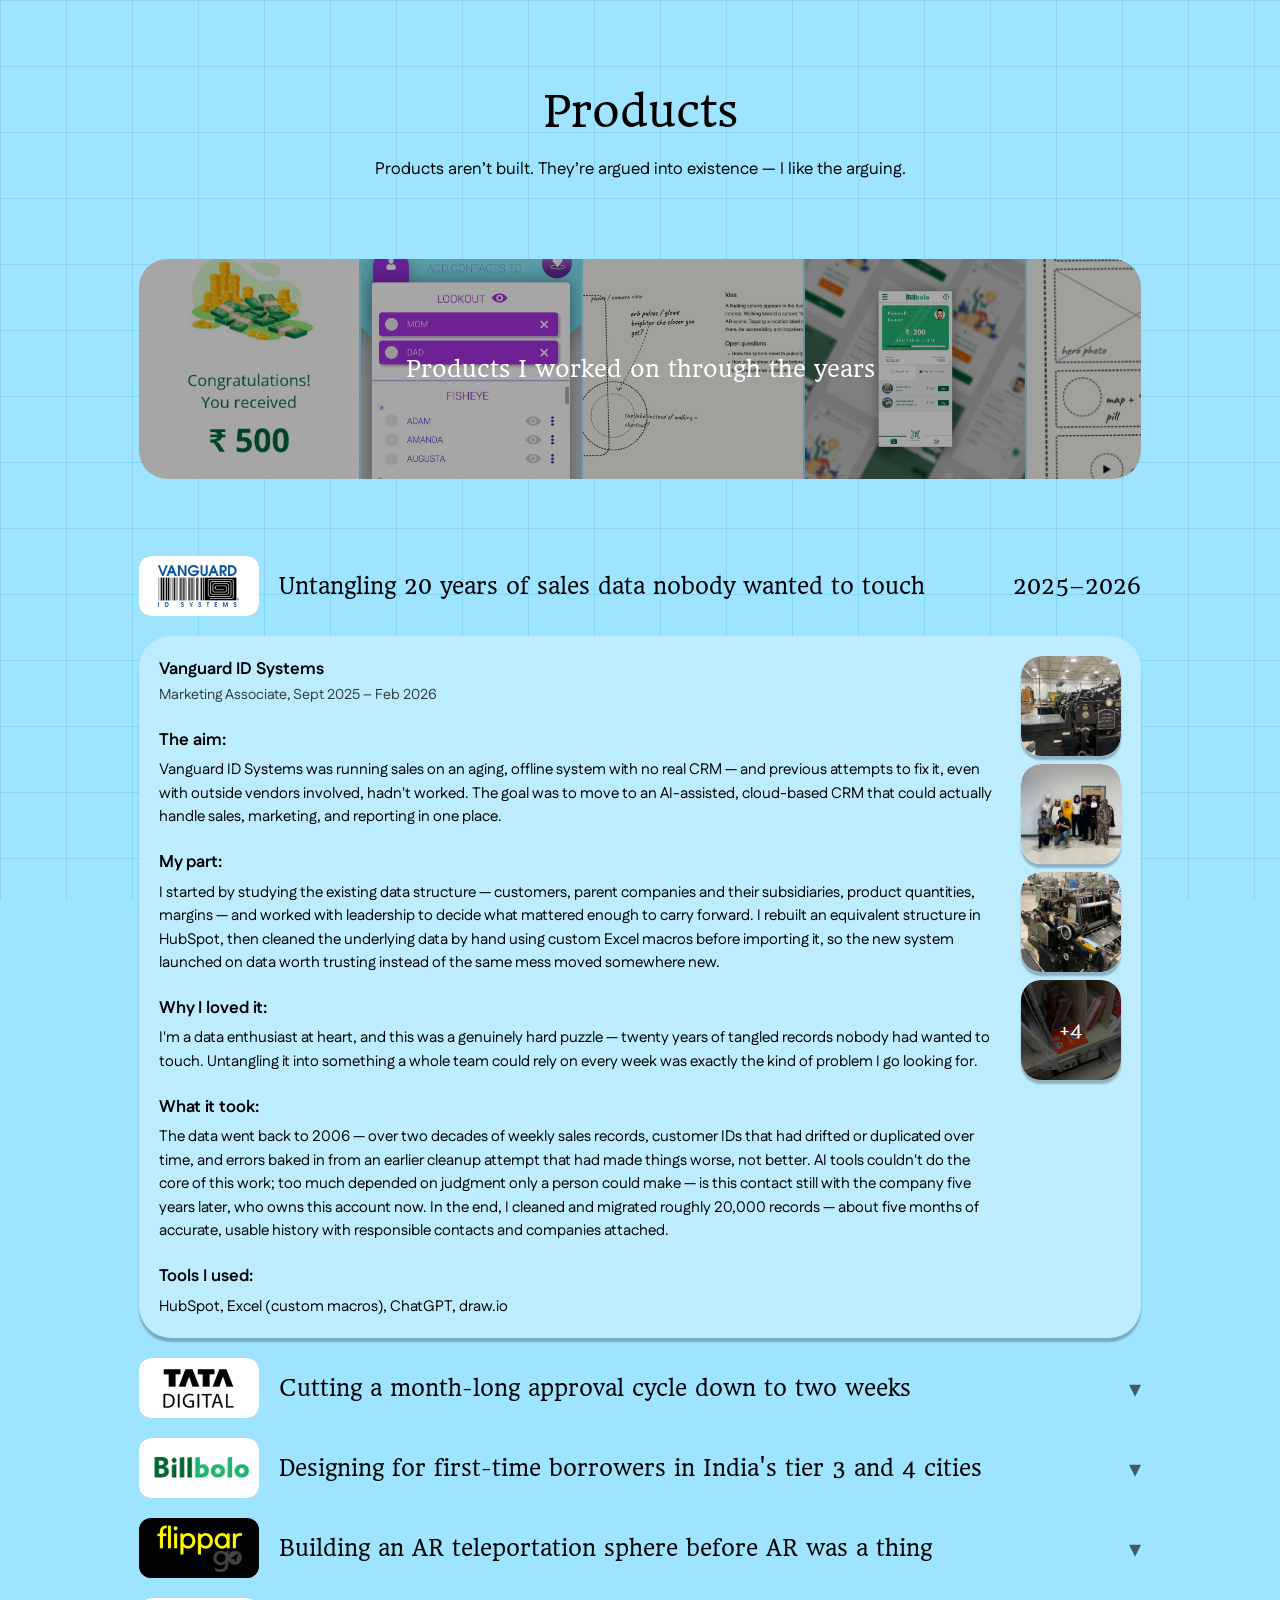
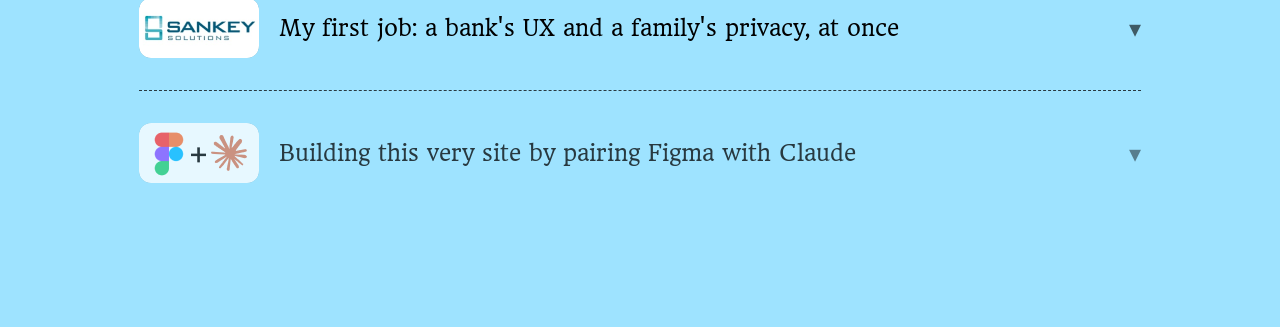
<file: product/index.html>
<!DOCTYPE html>
<html lang="en">
<head>
  <meta charset="UTF-8">
  <meta name="viewport" content="width=device-width, initial-scale=1.0">
  <title>Product — Kshitij Patil</title>
  <meta name="description" content="Product case studies from Kshitij Patil — untangling 20 years of sales data, cutting approval cycles, and designing BNPL onboarding for underserved markets.">

  <meta property="og:type" content="website">
  <meta property="og:url" content="https://kshitijpatil.netlify.app/product/">
  <meta property="og:title" content="Product — Kshitij Patil">
  <meta property="og:description" content="Product case studies from Kshitij Patil — untangling 20 years of sales data, cutting approval cycles, and designing BNPL onboarding for underserved markets.">
  <meta property="og:image" content="https://kshitijpatil.netlify.app/images/og-image.png">
  <meta property="og:image:width" content="1200">
  <meta property="og:image:height" content="630">
  <meta name="twitter:card" content="summary_large_image">
  <meta name="twitter:title" content="Product — Kshitij Patil">
  <meta name="twitter:description" content="Product case studies from Kshitij Patil — untangling 20 years of sales data, cutting approval cycles, and designing BNPL onboarding for underserved markets.">
  <meta name="twitter:image" content="https://kshitijpatil.netlify.app/images/og-image.png">

  <link rel="icon" type="image/png" href="../images/favicon-kp.png">

  <link rel="preconnect" href="https://fonts.googleapis.com">
  <link href="https://fonts.googleapis.com/css2?family=Fustat:wght@400;500;600;700&family=Headland+One&display=swap" rel="stylesheet">

  <link rel="stylesheet" href="../styles.css">
</head>
<body class="page-product" data-transition-color="#9EE3FF">

  <main class="page">

    <section class="section-title">
      <h1>Products</h1>
      <p>Products aren&rsquo;t built. They&rsquo;re argued into existence — I like the arguing.</p>
    </section>

    <!-- Shuffling collage of every project image below on this page — pool
         and swap logic live in collage.js, sourced straight from the
         timeline galleries so it can't drift out of sync. -->
    <div class="project-collage reveal">
      <div class="project-collage__tile"><img alt=""></div>
      <div class="project-collage__tile"><img alt=""></div>
      <div class="project-collage__tile"><img alt=""></div>
      <div class="project-collage__tile"><img alt=""></div>
      <div class="project-collage__tile"><img alt=""></div>
      <div class="project-collage__tile"><img alt=""></div>
      <div class="project-collage__tile"><img alt=""></div>
      <div class="project-collage__tile"><img alt=""></div>
      <p class="project-collage__caption">Products I worked on through the years</p>
    </div>

    <!-- Each entry expands on click to reveal the detail card — the first
         one ships open, matching the Figma frame that shows it expanded.
         Badge is a placeholder for a real company logo later. Year shows
         only when expanded; chevron hints "expandable" while collapsed
         (see .timeline-entry rules). -->
    <ol class="timeline">
      <li class="reveal">
        <details class="timeline-entry" open>
          <summary>
            <span class="timeline-entry__badge" aria-hidden="true"><img src="../images/logos/vanguard-id-systems.png" alt=""></span>
            <span class="timeline-entry__title">Untangling 20 years of sales data nobody wanted to touch</span>
            <span class="timeline-entry__year">2025–2026</span>
            <span class="timeline-entry__chevron" aria-hidden="true">&#9662;</span>
          </summary>
          <div class="timeline-card">
            <div class="timeline-card__text">
              <p class="timeline-card__company">Vanguard ID Systems</p>
              <p class="timeline-card__role">Marketing Associate, Sept 2025 – Feb 2026</p>
              <h3>The aim:</h3>
              <p>Vanguard ID Systems was running sales on an aging, offline system with no real CRM — and previous attempts to fix it, even with outside vendors involved, hadn't worked. The goal was to move to an AI-assisted, cloud-based CRM that could actually handle sales, marketing, and reporting in one place.</p>
              <h3>My part:</h3>
              <p>I started by studying the existing data structure — customers, parent companies and their subsidiaries, product quantities, margins — and worked with leadership to decide what mattered enough to carry forward. I rebuilt an equivalent structure in HubSpot, then cleaned the underlying data by hand using custom Excel macros before importing it, so the new system launched on data worth trusting instead of the same mess moved somewhere new.</p>
              <h3>Why I loved it:</h3>
              <p>I'm a data enthusiast at heart, and this was a genuinely hard puzzle — twenty years of tangled records nobody had wanted to touch. Untangling it into something a whole team could rely on every week was exactly the kind of problem I go looking for.</p>
              <h3>What it took:</h3>
              <p>The data went back to 2006 — over two decades of weekly sales records, customer IDs that had drifted or duplicated over time, and errors baked in from an earlier cleanup attempt that had made things worse, not better. AI tools couldn't do the core of this work; too much depended on judgment only a person could make — is this contact still with the company five years later, who owns this account now. In the end, I cleaned and migrated roughly 20,000 records — about five months of accurate, usable history with responsible contacts and companies attached.</p>
              <h3>Tools I used:</h3>
              <p>HubSpot, Excel (custom macros), ChatGPT, draw.io</p>
            </div>
            <div class="timeline-card__images">
              <div class="timeline-card__image-slot"><img src="../images/projects/vanguard/img-01.jpg" alt="Vanguard ID Systems — printing press machinery"></div>
              <div class="timeline-card__image-slot"><img src="../images/projects/vanguard/img-02.jpg" alt="Vanguard ID Systems — printing press machinery"></div>
              <div class="timeline-card__image-slot"><img src="../images/projects/vanguard/img-03.jpg" alt="Vanguard ID Systems — printing press machinery"></div>
              <div class="timeline-card__image-slot"><img src="../images/projects/vanguard/img-04.jpg" alt="Vanguard ID Systems — finished card products"></div>
              <div class="timeline-card__image-slot"><img src="../images/projects/vanguard/img-05.jpg" alt="Vanguard ID Systems — gift card template design"></div>
              <div class="timeline-card__image-slot"><img src="../images/projects/vanguard/img-06.jpg" alt="Vanguard ID Systems — gift card template design"></div>
              <div class="timeline-card__image-slot"><img src="../images/projects/vanguard/img-07.jpg" alt="Vanguard ID Systems — gift card template design"></div>
              <div class="timeline-card__image-slot"><img src="../images/projects/vanguard/img-08.jpg" alt="Vanguard ID Systems — gift card template design"></div>
            </div>
          </div>
        </details>
      </li>
      <li class="reveal">
        <details class="timeline-entry">
          <summary>
            <span class="timeline-entry__badge" aria-hidden="true"><img src="../images/logos/tata-neucard.png" alt=""></span>
            <span class="timeline-entry__title">Cutting a month-long approval cycle down to two weeks</span>
            <span class="timeline-entry__year">2023–2024</span>
            <span class="timeline-entry__chevron" aria-hidden="true">&#9662;</span>
          </summary>
          <div class="timeline-card">
            <div class="timeline-card__text">
              <p class="timeline-card__company">Tata NeuCard</p>
              <p class="timeline-card__role">Senior Design Consultant (Contract), 2023–2024</p>
              <h3>The aim:</h3>
              <p>NeuCard needed to move faster — campaigns and acquisition efforts that used to take months of budget cycles and approvals were bottlenecking growth, and the in-app experience needed real usability work, not just visual polish.</p>
              <h3>My part:</h3>
              <p>I worked directly with the product and growth teams to identify where the in-app experience was creating friction, then improved those flows. I also introduced AI-assisted asset generation into the workflow, which cut both time and budget on production without sacrificing quality.</p>
              <h3>Why I loved it:</h3>
              <p>Getting to sit at the intersection of product and growth — not just designing what users saw, but influencing how fast the whole team could move — was exactly the kind of cross-functional work I look for.</p>
              <h3>What it took:</h3>
              <p>Projects that historically needed months of budget approvals were restructured into two-week iterative cycles. Over 2 million cards were sold during this period.</p>
              <h3>Tools I used:</h3>
              <p>Figma, Midjourney, ChatGPT, Adobe Creative Suite, Microsoft 365</p>
            </div>
            <div class="timeline-card__images">
              <div class="timeline-card__image-slot"><img src="../images/projects/tata-neucard-product/img-01.jpg" alt="Tata NeuCard — Savings ka Shagun campaign asset 1"></div>
              <div class="timeline-card__image-slot"><img src="../images/projects/tata-neucard-product/img-02.jpg" alt="Tata NeuCard — Savings ka Shagun campaign asset 2"></div>
              <div class="timeline-card__image-slot"><img src="../images/projects/tata-neucard-product/img-03.jpg" alt="Tata NeuCard — Savings ka Shagun campaign asset 3"></div>
              <div class="timeline-card__image-slot"><img src="../images/projects/tata-neucard-product/img-04.jpg" alt="Tata NeuCard — Savings ka Shagun campaign asset 4"></div>
              <div class="timeline-card__image-slot"><img src="../images/projects/tata-neucard-product/img-05.jpg" alt="Tata NeuCard — Savings ka Shagun campaign asset 5"></div>
              <div class="timeline-card__image-slot"><img src="../images/projects/tata-neucard-product/img-06.jpg" alt="Tata NeuCard — Savings ka Shagun campaign asset 6"></div>
              <div class="timeline-card__image-slot"><img src="../images/projects/tata-neucard-product/img-07.jpg" alt="Tata NeuCard — Savings ka Shagun campaign asset 7"></div>
            </div>
          </div>
        </details>
      </li>
      <li class="reveal">
        <details class="timeline-entry">
          <summary>
            <span class="timeline-entry__badge" aria-hidden="true"><img src="../images/logos/billbolo.png" alt=""></span>
            <span class="timeline-entry__title">Designing for first-time borrowers in India's tier 3 and 4 cities</span>
            <span class="timeline-entry__year">2020–2021</span>
            <span class="timeline-entry__chevron" aria-hidden="true">&#9662;</span>
          </summary>
          <div class="timeline-card">
            <div class="timeline-card__text">
              <p class="timeline-card__company">Billbolo</p>
              <p class="timeline-card__role">Product &amp; UX Design Consultant, 2020–2021</p>
              <h3>The aim:</h3>
              <p>Billbolo was a Buy Now Pay Later app built specifically for tier 3 and 4 Indian cities — markets with far less exposure to formal credit and BNPL products than metro users, so the product needed to earn trust and clarity from the very first screen, not just look modern.</p>
              <h3>My part:</h3>
              <p>I ran market and design research into this user base — how tier 3/4 audiences related to credit, what confused or worried them about BNPL, and where existing apps assumed too much familiarity — then designed the first draft of the onboarding flow and homepage screens around those findings.</p>
              <h3>Why I loved it:</h3>
              <p>Designing for a genuinely underserved, under-researched audience during Covid, when most fintech design was still copy-pasting metro-city patterns, forced me to actually question defaults instead of inheriting them.</p>
              <h3>What it took:</h3>
              <p>The research reshaped some fairly basic assumptions about the onboarding flow — where a metro-first BNPL app might lean on speed, this one needed to lean on clarity and reassurance first. The first-draft onboarding and homepage screens came directly out of that shift.</p>
              <h3>Tools I used:</h3>
              <p>Figma, Adobe Creative Suite</p>
            </div>
            <div class="timeline-card__images">
              <div class="timeline-card__image-slot"><img src="../images/projects/billbolo/img-01.jpg" alt="Billbolo — photo 1"></div>
              <div class="timeline-card__image-slot"><img src="../images/projects/billbolo/img-02.jpg" alt="Billbolo — photo 2"></div>
              <div class="timeline-card__image-slot"><img src="../images/projects/billbolo/img-03.jpg" alt="Billbolo — photo 3"></div>
              <div class="timeline-card__image-slot"><img src="../images/projects/billbolo/img-04.jpg" alt="Billbolo — photo 4"></div>
              <div class="timeline-card__image-slot"><img src="../images/projects/billbolo/img-05.jpg" alt="Billbolo — photo 5"></div>
              <div class="timeline-card__image-slot"><img src="../images/projects/billbolo/img-06.jpg" alt="Billbolo — photo 6"></div>
              <div class="timeline-card__image-slot"><img src="../images/projects/billbolo/img-07.jpg" alt="Billbolo — photo 7"></div>
              <div class="timeline-card__image-slot"><img src="../images/projects/billbolo/img-08.jpg" alt="Billbolo — photo 8"></div>
              <div class="timeline-card__image-slot"><img src="../images/projects/billbolo/img-09.jpg" alt="Billbolo — photo 9"></div>
            </div>
          </div>
        </details>
      </li>
      <li class="reveal">
        <details class="timeline-entry">
          <summary>
            <span class="timeline-entry__badge" aria-hidden="true"><img src="../images/logos/flippar.png" alt=""></span>
            <span class="timeline-entry__title">Building an AR teleportation sphere before AR was a thing</span>
            <span class="timeline-entry__year">2018–2019</span>
            <span class="timeline-entry__chevron" aria-hidden="true">&#9662;</span>
          </summary>
          <div class="timeline-card">
            <div class="timeline-card__text">
              <p class="timeline-card__company">FlippAR</p>
              <p class="timeline-card__role">Design Consultant, 2018–2019</p>
              <h3>The aim:</h3>
              <p>FlippAR was a Bangalore travel-tech startup building augmented reality experiences for tourists — the app needed to turn static monuments and travel moments into something genuinely interactive.</p>
              <h3>My part:</h3>
              <p>I redesigned the mobile app experience and built several of its signature AR features — a "teleportation sphere" letting users step into a different location entirely, and 3D digital replicas of Indian monuments (some modeled inside and out) that users could place and walk into in AR space. I also built the app's scanner feature, which recognized a monument from a photo and geotag, then surfaced contextual information — including details as specific as a worn inscription or a recently broken feature.</p>
              <h3>Why I loved it:</h3>
              <p>Travel and new tech are two of my favorite things, and this let me work on both at once, with a team that was genuinely excited to push what AR could do before most people had a clear idea what it was for.</p>
              <h3>What it took:</h3>
              <p>These were ambitious, technically involved builds for a startup — running design sprints, testing prototypes, and iterating quickly. The app performed well enough to earn partnerships with major names in Bangalore's travel industry, including the state tourism department and the international airport.</p>
              <h3>Tools I used:</h3>
              <p>Unity, ARCore, Blender, Figma, Adobe Creative Suite, Microsoft 365, Invision</p>
            </div>
            <div class="timeline-card__images">
              <div class="timeline-card__image-slot"><img src="../images/projects/flippar/img-01.jpg" alt="FlippAR — photo 1"></div>
              <div class="timeline-card__image-slot"><img src="../images/projects/flippar/img-02.jpg" alt="FlippAR — photo 2"></div>
              <div class="timeline-card__image-slot"><img src="../images/projects/flippar/img-03.jpg" alt="FlippAR — photo 3"></div>
              <div class="timeline-card__image-slot"><img src="../images/projects/flippar/img-04.jpg" alt="FlippAR — photo 4"></div>
              <div class="timeline-card__image-slot"><img src="../images/projects/flippar/img-05.jpg" alt="FlippAR — photo 5"></div>
              <div class="timeline-card__image-slot"><img src="../images/projects/flippar/img-06.jpg" alt="FlippAR — photo 6"></div>
              <div class="timeline-card__image-slot"><img src="../images/projects/flippar/img-07.jpg" alt="FlippAR — photo 7"></div>
              <div class="timeline-card__image-slot"><img src="../images/projects/flippar/img-08.jpg" alt="FlippAR — photo 8"></div>
              <div class="timeline-card__image-slot"><img src="../images/projects/flippar/img-09.jpg" alt="FlippAR — photo 9"></div>
              <div class="timeline-card__image-slot"><img src="../images/projects/flippar/img-10.jpg" alt="FlippAR — photo 10"></div>
              <div class="timeline-card__image-slot"><img src="../images/projects/flippar/img-11.jpg" alt="FlippAR — photo 11"></div>
            </div>
          </div>
        </details>
      </li>
      <li class="reveal">
        <details class="timeline-entry">
          <summary>
            <span class="timeline-entry__badge" aria-hidden="true"><img src="../images/logos/sankey-business-solutions.png" alt=""></span>
            <span class="timeline-entry__title">My first job: a bank's UX and a family's privacy, at once</span>
            <span class="timeline-entry__year">2017</span>
            <span class="timeline-entry__chevron" aria-hidden="true">&#9662;</span>
          </summary>
          <div class="timeline-card">
            <div class="timeline-card__text">
              <p class="timeline-card__company">Sankey Business Solutions</p>
              <p class="timeline-card__role">Associate Consultant, 2017</p>
              <h3>The aim:</h3>
              <p>My first job — hired for design sensibility and English fluency, handling two international clients simultaneously: a UX/UI overhaul for a large bank's website, and a home-safety app built around a GPS/camera/sensor ecosystem.</p>
              <h3>My part:</h3>
              <p>For the banking project, I researched competitors and design approaches to shape a UX that would carry across a large number of pages and flows. For the home-safety app, I tried out comparable products myself to understand what worked, find the gaps competitors were missing, and design around real privacy considerations for a whole family's experience — not just one user.</p>
              <h3>Why I loved it:</h3>
              <p>Two genuinely different research problems, on my very first job, was a real trial by fire — and a home-safety product built to protect an entire family was a meaningful thing to be trusted with early on.</p>
              <h3>What it took:</h3>
              <p>Both clients approved the initial proposals, but development constraints stalled things before they shipped. I moved on to a new opportunity shortly after — a decision that opened the door to the FlippAR chapter that followed.</p>
              <h3>Tools I used:</h3>
              <p>Adobe Creative Suite, Microsoft 365, Invision</p>
            </div>
            <div class="timeline-card__images">
              <div class="timeline-card__image-slot"><img src="../images/projects/sankey/img-01.jpg" alt="Sankey Business Solutions — photo 1"></div>
              <div class="timeline-card__image-slot"><img src="../images/projects/sankey/img-02.jpg" alt="Sankey Business Solutions — photo 2"></div>
              <div class="timeline-card__image-slot"><img src="../images/projects/sankey/img-03.jpg" alt="Sankey Business Solutions — photo 3"></div>
              <div class="timeline-card__image-slot"><img src="../images/projects/sankey/img-04.jpg" alt="Sankey Business Solutions — photo 4"></div>
              <div class="timeline-card__image-slot"><img src="../images/projects/sankey/img-05.jpg" alt="Sankey Business Solutions — photo 5"></div>
              <div class="timeline-card__image-slot"><img src="../images/projects/sankey/img-06.jpg" alt="Sankey Business Solutions — photo 6"></div>
              <div class="timeline-card__image-slot"><img src="../images/projects/sankey/img-07.jpg" alt="Sankey Business Solutions — photo 7"></div>
              <div class="timeline-card__image-slot"><img src="../images/projects/sankey/img-08.jpg" alt="Sankey Business Solutions — photo 8"></div>
            </div>
          </div>
        </details>
      </li>
      <!-- A little bonus, not client work — kept visually separated from
           the projects above with its own divider. Linked from the
           homepage banner via #how-i-built-this; transition.js opens it
           and scrolls it into view when the URL hash matches on load. -->
      <li class="timeline-entry--meta">
        <details class="timeline-entry" id="how-i-built-this">
          <summary>
            <span class="timeline-entry__badge" aria-hidden="true"><img src="../images/logos/kshitijpatil-com.png" alt=""></span>
            <span class="timeline-entry__title">Building this very site by pairing Figma with Claude</span>
            <span class="timeline-entry__year">2026</span>
            <span class="timeline-entry__chevron" aria-hidden="true">&#9662;</span>
          </summary>
          <div class="timeline-card">
            <div class="timeline-card__text">
              <p class="timeline-card__company">kshitijpatil.com</p>
              <p class="timeline-card__role">Designer &amp; Creative Director, 2026</p>
              <h3>The aim:</h3>
              <p>I wanted this portfolio to feel like something I'd actually built by hand — not a template, not a page builder — while being realistic about my own front-end coding limits.</p>
              <h3>My part:</h3>
              <p>I designed every page frame-by-frame in Figma, then worked with Claude in an ongoing back-and-forth to turn that design into real, working code — describing what I wanted, reacting to what it built, and iterating live until it matched what was in my head. This section included.</p>
              <h3>Why I loved it:</h3>
              <p>It's a genuinely different way of building — creative direction stays fully mine, but the implementation becomes a real-time conversation instead of a queue of dev tickets. Being able to redirect something mid-build, instantly, changed how I thought about what "designing" even means.</p>
              <h3>What it took:</h3>
              <p>Dozens of rounds of feedback — layout tweaks, real copy and images replacing placeholders, custom interactions like the tic-tac-toe game and the sound effects, and a fair amount of "no, more like this" until it felt right.</p>
              <h3>Tools I used:</h3>
              <p>Figma, Claude</p>
            </div>
          </div>
        </details>
      </li>
    </ol>

  </main>

  <!-- BACK-NAV — bottom-center like the homepage nav. Mobile: plain "back
       to home" pill. Desktop: hovering/focusing expands it into the full
       set of section links, same styling as the homepage pill nav. -->
  <div class="bottom-nav-backdrop" aria-hidden="true"></div>
  <div class="back-nav">
    <div class="back-nav__pill">
      <a class="back-nav__back" href="../">
        <span aria-hidden="true">&larr;</span>
        <span>Home</span>
      </a>
      <span class="back-nav__links">
        <span class="back-nav__divider" aria-hidden="true"></span>
        <a class="back-nav__link" href="../marketing/">Marketing</a>
        <span class="back-nav__link back-nav__link--current">Product</span>
        <a class="back-nav__link" href="../design/">Design</a>
      </span>
    </div>
  </div>

  <script src="../transition.js"></script>
  <script src="../reveal.js"></script>
  <script src="../gallery.js"></script>
  <script src="../collage.js"></script>

</body>
</html>
</file>
<file: styles.css>
/* ==========================================================================
   RESET
   ========================================================================== */
* {
  margin: 0;
  padding: 0;
  box-sizing: border-box;
}

html, body {
  min-height: 100%;
}

body {
  font-family: 'Fustat', sans-serif;
  color: #000;
  -webkit-font-smoothing: antialiased;
  overflow-x: hidden;
}

/* Headland One is reserved for titles and nav/button labels, matching the
   Figma spec exactly (h1/h2 titles, nav links, pill buttons); everything
   else — including card sub-headings like "The aim" and timeline entry
   summaries — is body copy and stays on Fustat via the body rule above. */
h1, h2,
.pill-nav__current, .pill-nav__link,
.back-nav__back, .back-nav__link,
.button-pill, .contact-form button,
.timeline-entry summary {
  font-family: 'Headland One', serif;
}

a { color: inherit; }
img { max-width: 100%; }

/* ==========================================================================
   PAGE BACKGROUND COLORS — one class per section, set on <body>. Each
   sub-page's shared header/timeline/panel styles below are colorless on
   purpose so they read correctly against any of these. --page-bg drives the
   bottom-nav gradient backdrop and the page-transition circles so both
   always match the page they belong to.
   ========================================================================== */
/* --badge-bg: the timeline's logo-placeholder plaques (Figma: #439FC4 on
   the blue Product page) — picked an analogous shade per page
   rather than reusing blue everywhere. --card-bg: the expanded timeline
   card's slightly-lighter inset panel (Figma: #BCECFF on Product, ~68% of
   the page color mixed with white). */
.page-home     { background: #FFEA81; --page-bg: #FFEA81; }
.page-product  { background: #9EE3FF; --page-bg: #9EE3FF; --badge-bg: #439FC4; --card-bg: color-mix(in srgb, #9EE3FF 68%, white); }
.page-marketing{ background: #A4FFB2; --page-bg: #A4FFB2; --badge-bg: #3FAE6B; --card-bg: color-mix(in srgb, #A4FFB2 68%, white); }
.page-design   { background: #EEBEFF; --page-bg: #EEBEFF; --badge-bg: #A855C4; --card-bg: color-mix(in srgb, #EEBEFF 68%, white); }

/* Graph-paper grid behind the Product page — plain CSS (not the reference
   raster) so it scales crisply at any size with no extra image request.
   Line color/spacing (#0591DE, 66px cells) matches the reference exactly;
   opacity is low so it reads as background texture, not foreground. */
.page-product {
  background-image:
    repeating-linear-gradient(to right, rgba(5, 145, 222, 0.16) 0 1px, transparent 1px 66px),
    repeating-linear-gradient(to bottom, rgba(5, 145, 222, 0.16) 0 1px, transparent 1px 66px);
  background-attachment: fixed;
}

/* ==========================================================================
   PAGE CONTAINER — every page's content column
   ========================================================================== */
.page {
  max-width: 68rem;
  margin: 0 auto;
  padding: clamp(3rem, 8vw, 5.5rem) 1.5rem 9rem;
  display: flex;
  flex-direction: column;
  align-items: center;
  gap: clamp(3rem, 6vw, 5rem);
}

/* Sub-pages have no per-element entrance choreography like the homepage's
   folders/hero do, so once the transition circle has taken over the screen
   in the page's color, fade the content in on top of it — the "other
   elements populate the page" half of the folder-opening effect. */
body:not(.page-home) .page {
  animation: fadeIn 0.4s ease-out 0.15s both;
}

@media (prefers-reduced-motion: reduce) {
  body:not(.page-home) .page { animation: none; }
}

/* ==========================================================================
   BOTTOM NAV — shared by the homepage pill nav and the sub-page back-nav.
   Fixed to the bottom of the viewport, app-tab-bar style, with a gradient
   backdrop behind it so scrolling content fades out before it reaches the
   pill instead of running right up against the nav text.
   ========================================================================== */
.bottom-nav-backdrop {
  position: fixed;
  left: 0;
  right: 0;
  bottom: 0;
  height: 11rem;
  background: linear-gradient(to top, var(--page-bg) 40%, transparent);
  pointer-events: none;
  z-index: 4;
  transition: opacity 0.3s ease;
}

.pill-nav {
  position: fixed;
  left: 50%;
  bottom: 1.5rem;
  transform: translateX(-50%);
  z-index: 5;
  display: flex;
  align-items: center;
  justify-content: center;
  flex-wrap: wrap;
  gap: clamp(1.25rem, 4vw, 3.125rem);
  width: max-content;
  max-width: calc(100vw - 2rem);
  padding: 1.1rem 2.25rem;
  border-radius: 999px;
  background: var(--page-bg);
  box-shadow: 0 4px 2px rgba(0, 0, 0, 0.25);
  font-size: clamp(0.95rem, 1.4vw, 1.3125rem);
  transition: transform 0.3s ease, opacity 0.3s ease;
}

/* Hidden while the page is actively scrolling — nav-scroll.js toggles this
   1s after scrolling stops, so the pill doesn't compete for attention while
   reading but is never more than a beat away. */
.pill-nav.is-nav-hidden,
.back-nav.is-nav-hidden {
  transform: translate(-50%, 150%);
  opacity: 0;
}

.bottom-nav-backdrop.is-nav-hidden { opacity: 0; }

.pill-nav__current { cursor: default; text-decoration: underline; }

.pill-nav__link { text-decoration: none; }
.pill-nav__link:hover,
.pill-nav__link:focus-visible { text-decoration: underline; }

/* ==========================================================================
   HOMEPAGE — HERO
   ========================================================================== */
.hero {
  display: flex;
  align-items: center;
  justify-content: center;
  flex-wrap: wrap;
  gap: clamp(2rem, 5vw, 4rem);
}

.hero__text {
  max-width: 37rem;
  display: flex;
  flex-direction: column;
  gap: 1.5rem;
}

.hero__text h1 {
  font-size: clamp(1.75rem, 4vw, 2.625rem);
  font-weight: 400;
  line-height: 1.1;
}

.hero__text p {
  font-size: clamp(0.95rem, 1.6vw, 1.125rem);
  line-height: 1.55;
}

/* Name in the hero heading — sliding underline draws in on its own 1s after
   load (see transition.js), independent of hover/tap, which instead control
   revealing a photo centered on the screen at 75% opacity. Purely
   decorative: no link, no navigation. */
.hero__name {
  position: relative;
  cursor: pointer;
  display: inline-block;
  background-image: linear-gradient(currentColor, currentColor);
  background-repeat: no-repeat;
  background-position: 0 100%;
  background-size: 0% 2px;
  transition: background-size 0.6s ease;
}

.hero__name.is-underlined { background-size: 100% 2px; }

.hero__name-preview {
  position: fixed;
  top: 50%;
  left: 50%;
  transform: translate(-50%, -50%);
  width: 200px;
  height: auto;
  border-radius: 12px;
  box-shadow: 0 8px 24px rgba(0, 0, 0, 0.25);
  opacity: 0;
  pointer-events: none;
  transition: opacity 0.3s ease;
  z-index: 50;
}

@media (hover: hover) and (pointer: fine) {
  .hero__name:hover .hero__name-preview { opacity: 0.75; }
}

.hero__name.is-active .hero__name-preview {
  opacity: 0.75;
  transition: opacity 0.15s ease;
}

.hero__name.is-fading .hero__name-preview {
  opacity: 0;
  transition: opacity 1s ease;
}

/* ==========================================================================
   HOMEPAGE — X's AND O's GAME
   Replaces the static hero graphic. One cell always starts marked with an
   X; the player's cursor becomes the O so it's obvious whose turn it is.
   Markup/behavior lives in game.js.
   ========================================================================== */
.ttt-wrap {
  display: flex;
  flex-direction: column;
  align-items: center;
  gap: 0.75rem;
  animation: fadeIn 0.5s ease-out both;
}

.ttt {
  position: relative;
  width: clamp(230px, 27vw, 300px);
  aspect-ratio: 1;
  cursor: url('images/o-cursor.png') 16 16, pointer;
}

/* Hand-drawn "#" grid from Figma (images/ttt-grid.svg), inset to match the
   ~20px margin around the artwork in the source frame. */
.ttt__grid {
  position: absolute;
  left: 5.52%;
  top: 5.52%;
  width: 88.88%;
  height: 88.88%;
  pointer-events: none;
}

/* Each cell sits at the exact Slot 1-9 bounds from the Figma "X and O"
   frame (percentages of the 362x362 frame), not a uniform grid — they
   follow the hand-drawn lines, so they're irregular and slightly
   overlapping by design. Slot 1 pokes past the left edge in the source
   file, hence the negative left. */
.ttt__cell {
  position: absolute;
  border: none;
  background: transparent;
  padding: 0;
  cursor: inherit;
}

.ttt__cell--1 { left: -6.63%; top: 5.80%;  width: 31.49%; height: 25.14%; }
.ttt__cell--2 { left: 26.80%; top: 0%;     width: 37.02%; height: 26.24%; }
.ttt__cell--3 { left: 65.75%; top: 0%;     width: 32.60%; height: 26.24%; }
.ttt__cell--4 { left: 1.66%;  top: 30.94%; width: 31.49%; height: 41.44%; }
.ttt__cell--5 { left: 33.15%; top: 29.01%; width: 37.02%; height: 37.02%; }
.ttt__cell--6 { left: 71.27%; top: 26.24%; width: 32.60%; height: 34.25%; }
.ttt__cell--7 { left: 1.66%;  top: 72.38%; width: 31.49%; height: 29.28%; }
.ttt__cell--8 { left: 37.29%; top: 66.02%; width: 36.46%; height: 31.49%; }
.ttt__cell--9 { left: 73.76%; top: 66.02%; width: 30.11%; height: 28.45%; }

.ttt__cell:disabled { cursor: default; }

/* Each cell carries its own hand-drawn X and O (matching that slot's unique
   wobble) stacked on top of each other, sized to fill the exact slot box —
   never both visible at once. Empty + unhovered: neither shows. Hovering an
   open cell fades the O in at low opacity as a "you can play here" nudge;
   game.js adds is-filled-x/is-filled-o once a move lands there, snapping
   the right mark to full opacity for good. */
.ttt__mark {
  position: absolute;
  inset: 0;
  width: 100%;
  height: 100%;
  object-fit: contain;
  opacity: 0;
  transition: opacity 0.15s ease;
  pointer-events: none;
}

.ttt__cell:not(:disabled):hover .ttt__mark--o { opacity: 0.4; }

.ttt__cell.is-filled-x .ttt__mark--x,
.ttt__cell.is-filled-o .ttt__mark--o { opacity: 1; }

.ttt__status {
  min-height: 1.5em;
  font-size: 1rem;
  opacity: 0;
  transition: opacity 0.2s ease;
}

.ttt__status.is-visible { opacity: 1; }

/* ==========================================================================
   HOMEPAGE — FOLDER LINKS
   Slide up on load, staggered slightly so they don't land in lockstep
   (timings lifted from the Figma prototype's keyframes). Hover gives a
   playful pop so the folders read as clickable/alive before the click.
   ========================================================================== */
.folders {
  display: flex;
  justify-content: center;
  flex-wrap: wrap;
  gap: clamp(1rem, 3vw, 1.8rem);
  width: 100%;
}

.folder {
  position: relative;
  display: block;
  width: clamp(140px, 18vw, 208px);
  filter: drop-shadow(0 2px 2px rgba(0, 0, 0, 0.25)) drop-shadow(0 3px 3px rgba(0, 0, 0, 0.15));
  transition: transform 0.25s cubic-bezier(.34, 1.56, .64, 1);
  /* fill-mode: backwards (not "both") holds the pre-animation position during
     the stagger delay, but lets go once the animation ends — "both" was
     pinning transform: translateY(0) permanently, which silently beat the
     :hover transition below since CSS animations always win over transitions
     on the same property. */
  animation: slideUp 0.5s ease-out backwards;
}

.folder--marketing { animation-delay: 0s; }
.folder--product   { animation-delay: 0.04s; }
.folder--design    { animation-delay: 0.08s; }

.folder:hover,
.folder:focus-visible { transform: scale(1.08) translateY(-10px); }

/* Page name overlaid on hover/focus so visitors know what they're about to
   click before they click it. */
.folder__label {
  position: absolute;
  inset: 0;
  display: flex;
  align-items: center;
  justify-content: center;
  padding: 0 12%;
  text-align: center;
  font-family: 'Fustat', sans-serif;
  font-weight: 700;
  text-transform: uppercase;
  letter-spacing: 0.06em;
  font-size: clamp(0.85rem, 1.8vw, 1.05rem);
  color: #fff;
  text-shadow: 0 1px 3px rgba(0, 0, 0, 0.55), 0 0 14px rgba(0, 0, 0, 0.3);
  opacity: 0;
  transition: opacity 0.2s ease;
  pointer-events: none;
}

.folder:hover .folder__label,
.folder:focus-visible .folder__label {
  opacity: 1;
}

.folder img {
  display: block;
  width: 100%;
  height: auto;
}

/* Continuous idle "jelly" squash-stretch — runs at all times (desktop and
   mobile alike), on the image rather than .folder itself so it never fights
   the :hover scale transition above (both would be animating "transform" on
   the same element otherwise). Pauses on hover/focus so the deliberate
   hover-pop reads clearly instead of fighting the idle wobble. Values tuned
   via an interactive preview: fast (0.6s) and subtle (low intensity) so it
   reads as "alive," not distracting. */
.folder img {
  animation: folderJelly 0.6s cubic-bezier(.36, .11, .29, 1.09) infinite;
}

.folder:hover img,
.folder:focus-visible img {
  animation-play-state: paused;
}

@keyframes folderJelly {
  0%, 100% { transform: scale(1, 1); }
  30% { transform: scale(1.04, 0.96); }
  55% { transform: scale(0.976, 1.024); }
  75% { transform: scale(1.008, 0.992); }
}

@keyframes fadeIn {
  from { opacity: 0; }
  to   { opacity: 1; }
}

@keyframes slideUp {
  from { transform: translateY(120px); }
  to   { transform: translateY(0); }
}

/* ==========================================================================
   SCROLL-REVEAL — sections/cards marked .reveal start lower and transparent,
   then float up into place the first time they cross into view (reveal.js
   handles the IntersectionObserver). Distance/easing tuned via an
   interactive preview — 80px read as a satisfying "just landed" float
   without feeling slow. Each element only ever plays once per page load. */
.reveal {
  opacity: 0;
  transform: translateY(80px);
  transition: opacity 0.6s ease, transform 0.6s cubic-bezier(.34, 1.1, .4, 1);
}

.reveal.reveal--visible {
  opacity: 1;
  transform: translateY(0);
}

@media (prefers-reduced-motion: reduce) {
  .reveal {
    opacity: 1;
    transform: none;
    transition: none;
  }
}

@media (prefers-reduced-motion: reduce) {
  .ttt-wrap,
  .folder,
  .folder img { animation: none; }
  .folder:hover, .folder:focus-visible { transform: none; }
}

/* ==========================================================================
   HOMEPAGE — "WORKING WITH ME" + PROCESS + RESUME CTA
   ========================================================================== */
.working-with-me {
  width: 100%;
  max-width: 45rem;
  display: flex;
  flex-direction: column;
  align-items: center;
  text-align: center;
  gap: 1.5rem;
}

.working-with-me h2 {
  font-size: clamp(1.75rem, 4.5vw, 2.5rem);
  font-weight: 400;
  line-height: 1.15;
}

.working-with-me p {
  font-size: clamp(0.95rem, 1.6vw, 1.125rem);
  line-height: 1.55;
}

.methodology-panel {
  width: 100%;
  max-width: 94.5rem;
  border-radius: 28px;
  overflow: hidden;
  background: rgba(255, 255, 255, 0.1);
}

.methodology-panel img {
  display: block;
  width: 100%;
  height: auto;
}

.resume-cta {
  width: 100%;
  max-width: 62.6rem;
  display: flex;
  flex-direction: column;
  align-items: center;
  text-align: center;
  gap: 1.25rem;
  padding: clamp(1.5rem, 4vw, 3rem);
  border-radius: 28px;
  background: rgba(255, 255, 255, 0.1);
}

.resume-cta h2 {
  font-size: clamp(1.35rem, 3vw, 2rem);
  font-weight: 400;
}

.resume-cta p {
  max-width: 36rem;
  font-size: clamp(0.9rem, 1.6vw, 1rem);
  line-height: 1.55;
}

.button-pill {
  display: inline-block;
  font: inherit;
  font-size: clamp(1rem, 1.4vw, 1.3125rem);
  padding: 0.75rem 2.25rem;
  border-radius: 999px;
  border: none;
  background: #000;
  color: #fff;
  text-decoration: none;
  cursor: pointer;
}

.button-pill:hover,
.button-pill:focus-visible { opacity: 0.85; }

/* ==========================================================================
   HOMEPAGE — CONTACT
   Folded in below the resume CTA instead of a separate page.
   ========================================================================== */
.contact {
  width: 100%;
  max-width: 45rem;
  display: flex;
  flex-direction: column;
  align-items: center;
  text-align: center;
  /* Larger rhythm between the three groups (intro text / icons / form);
     the heading and its paragraph get their own tighter gap below so they
     read as one block instead of three evenly-spaced lines. */
  gap: 2rem;
}

.sound-credit {
  margin-top: -1rem;
  font-size: 0.75rem;
  opacity: 0.6;
}

.sound-credit a { text-decoration: underline; }

.contact__intro {
  display: flex;
  flex-direction: column;
  align-items: center;
  gap: 0.75rem;
}

/* Sizes match .resume-cta directly above — same secondary-heading weight,
   same body-copy size, matching the rest of the homepage's Headland
   One / Fustat split. */
.contact__intro h2 {
  font-family: 'Headland One', serif;
  font-size: clamp(1.35rem, 3vw, 2rem);
  font-weight: 400;
}

.contact__intro p {
  font-family: 'Fustat', sans-serif;
  max-width: 36rem;
  font-size: clamp(0.9rem, 1.6vw, 1rem);
  line-height: 1.55;
}

.social-links {
  display: flex;
  gap: 1rem;
}

/* Same solid-black pill treatment as .button-pill so these read as buttons,
   not text — plus a press-down scale on :active for a real "click" feel. */
.social-links__icon {
  display: inline-flex;
  align-items: center;
  justify-content: center;
  width: 3rem;
  height: 3rem;
  border: none;
  border-radius: 50%;
  padding: 0;
  background: #000;
  color: #fff;
  font: inherit;
  cursor: pointer;
  box-shadow: 0 4px 2px rgba(0, 0, 0, 0.25);
  transition: transform 0.2s cubic-bezier(.34, 1.56, .64, 1), opacity 0.2s ease;
}

.social-links__icon:hover,
.social-links__icon:focus-visible {
  opacity: 0.85;
  transform: scale(1.1) translateY(-3px);
}

.social-links__icon:active {
  transform: scale(0.92);
}

/* Feedback for the share button's clipboard fallback — same fade pattern
   as .ttt__status. */
.share-status {
  min-height: 1.5em;
  font-size: 0.9rem;
  opacity: 0;
  transition: opacity 0.2s ease;
}

.share-status.is-visible { opacity: 1; }

/* Instagram grid — /design/. Sized to match the Figma frame's image-grid
   panel; the widget iframe (once wired up) fills it edge to edge. */
.instagram-grid {
  width: 100%;
  max-width: 62.6rem;
}

.instagram-grid__embed {
  display: block;
  width: 100%;
  min-height: 570px;
  border: none;
}

/* Frosted placeholder panels — Figma spec is a barely-there
   rgba(255,255,255,0.1), kept as-is rather than bumped up for "visibility"
   since it's a deliberate soft/quiet look against each pastel background. */
.placeholder-panel {
  width: 100%;
  border-radius: 28px;
  background: rgba(255, 255, 255, 0.1);
  display: flex;
  align-items: center;
  justify-content: center;
  text-align: center;
  padding: 2rem;
  font-size: clamp(0.95rem, 1.8vw, 1.15rem);
}

.placeholder-panel--narrow { max-width: 62.6rem; min-height: 300px; }
.placeholder-panel--wide   { max-width: 94.5rem; min-height: 340px; }
/* Taller variant for the Design page's single image-grid panel (Figma:
   570px, vs. 300px for the Product/Marketing intro panel). */
.placeholder-panel--tall   { min-height: 570px; }

/* ==========================================================================
   META BANNER — homepage link to the "how this site was built" entry on
   the Product page. Text-only and fully fluid on purpose (no fixed-aspect
   artwork to art-direct across breakpoints) — a tri-color gradient across
   the three section colors stands in as a placeholder "poster" until a
   custom graphic replaces it; swap in a background-image here whenever
   that's ready and the layout won't need to change.
   ========================================================================== */
.meta-banner {
  display: flex;
  flex-direction: column;
  align-items: center;
  justify-content: center;
  text-align: center;
  gap: 0.6rem;
  width: 100%;
  max-width: 94.5rem;
  min-height: 220px;
  padding: clamp(2rem, 5vw, 3rem);
  border-radius: 28px;
  background: linear-gradient(135deg, #9EE3FF, #A4FFB2 50%, #EEBEFF);
  color: #000;
  text-decoration: none;
  transition: transform 0.25s cubic-bezier(.34, 1.56, .64, 1);
}

.meta-banner:hover,
.meta-banner:focus-visible { transform: scale(1.015); }

.meta-banner__kicker {
  font-family: 'Fustat', sans-serif;
  font-weight: 700;
  text-transform: uppercase;
  letter-spacing: 0.08em;
  font-size: 0.8rem;
  opacity: 0.7;
}

.meta-banner__title {
  font-size: clamp(1.5rem, 4vw, 2.5rem);
  font-weight: 400;
  line-height: 1.2;
  max-width: 40rem;
}

.meta-banner__cta {
  font-family: 'Fustat', sans-serif;
  font-weight: 700;
  font-size: 1rem;
  margin-top: 0.4rem;
}

/* ==========================================================================
   PROJECT COLLAGE — /product/ and /marketing/ intro banner. Same footprint
   as the old text-only placeholder panel, but filled with a shuffling grid
   of every project image on the page (see collage.js); caption sits on top
   with a scrim behind it for legibility over photos.
   ========================================================================== */
/* Single row, as many square tiles as fit the available width — a 2-row
   grid read as cluttered, and a single flex row sized off height (not a
   column count) naturally shows more tiles on wide screens and fewer on
   narrow ones, with no wrapping. Extra tiles beyond what fits just sit
   past the edge, clipped by overflow:hidden — harmless, since collage.js
   only cares about the images existing in the DOM, not being visible. */
.project-collage {
  position: relative;
  width: 100%;
  max-width: 62.6rem;
  height: 220px;
  border-radius: 28px;
  overflow: hidden;
  display: flex;
  flex-wrap: nowrap;
  gap: 2px;
}

.project-collage__tile {
  position: relative;
  flex: 0 0 auto;
  width: 220px;
  height: 100%;
  overflow: hidden;
  background: rgba(255, 255, 255, 0.1);
}

.project-collage__tile img {
  width: 100%;
  height: 100%;
  object-fit: cover;
  display: block;
  transition: opacity 0.4s ease;
}

.project-collage__caption {
  position: absolute;
  inset: 0;
  display: flex;
  align-items: center;
  justify-content: center;
  text-align: center;
  padding: 1.5rem;
  background: rgba(0, 0, 0, 0.35);
  color: #fff;
  font-family: 'Headland One', serif;
  font-size: clamp(1.1rem, 2.5vw, 1.375rem);
  pointer-events: none;
}

/* ==========================================================================
   PAGE TRANSITIONS — a full-viewport circle in the destination page's
   color. Clicking a folder grows it from the click point to cover the
   screen, then navigates; on load, the same circle starts covering the new
   page and shrinks away in that page's own color so the page "eases in."
   ========================================================================== */
.transition-circle {
  position: fixed;
  top: 0;
  left: 0;
  /* 300vw x 300vh (not 300vmax, i.e. not a perfect circle) on purpose: a
     true circle shrinking toward an off-center point clears the near edges
     (top/bottom on a wide viewport) well before the far edges (left/right),
     leaving a lingering band of the destination page's own color that read
     as a stall. Scaling proportional to the viewport's own aspect ratio
     instead means every edge clears at roughly the same time. */
  width: 300vw;
  height: 300vh;
  border-radius: 50%;
  transform: translate(-50%, -50%) scale(0);
  transition: transform 0.6s cubic-bezier(.65, 0, .35, 1);
  z-index: 999;
  pointer-events: none;
}

.transition-circle.is-active { transform: translate(-50%, -50%) scale(1); }

@media (prefers-reduced-motion: reduce) {
  .transition-circle { display: none; }
}

/* ==========================================================================
   SUB-PAGE BACK-NAV — bottom-center like the homepage pill nav. On touch/
   mobile it's a plain "back" pill; on desktop, hovering (or focusing into)
   it expands to reveal the full set of section links, same as the
   homepage's pill nav. Pure CSS, so it stays keyboard accessible via
   :focus-within.
   ========================================================================== */
.back-nav {
  position: fixed;
  left: 50%;
  bottom: 1.5rem;
  transform: translateX(-50%);
  width: max-content;
  max-width: calc(100vw - 2rem);
  z-index: 5;
  transition: transform 0.3s ease, opacity 0.3s ease;
}

.back-nav__pill {
  display: flex;
  align-items: center;
  justify-content: center;
  flex-wrap: nowrap;
  gap: 0;
  padding: 1.1rem 2.25rem;
  border-radius: 999px;
  background: var(--page-bg);
  box-shadow: 0 4px 2px rgba(0, 0, 0, 0.25);
  font-size: clamp(0.95rem, 1.4vw, 1.3125rem);
  white-space: nowrap;
  overflow: hidden;
}

.back-nav__back {
  display: inline-flex;
  align-items: center;
  gap: 0.65rem;
  text-decoration: none;
}

.back-nav__links {
  display: inline-flex;
  align-items: center;
  gap: clamp(1.25rem, 4vw, 3.125rem);
  max-width: 0;
  opacity: 0;
  overflow: hidden;
  transition: max-width 0.3s ease, opacity 0.2s ease, margin-left 0.3s ease;
}

.back-nav__link { text-decoration: none; }
.back-nav__link:hover,
.back-nav__link:focus-visible { text-decoration: underline; }
.back-nav__link--current { cursor: default; }

.back-nav__divider {
  width: 1px;
  height: 1.1em;
  background: currentColor;
  opacity: 0.4;
  flex: none;
}

/* min-width here is the real fix for "still expands on mobile": hover:hover
   + pointer:fine alone isn't enough to exclude phones — resizing a desktop
   browser down to test a mobile width keeps reporting a real mouse's
   hover/pointer capability, and that combined selector below is more
   specific than the plain .back-nav__links lock in the mobile block above,
   so it was still winning. Gating on viewport width here means it
   structurally can't apply below 641px at all, regardless of specificity. */
@media (hover: hover) and (pointer: fine) and (min-width: 641px) {
  .back-nav:hover .back-nav__links,
  .back-nav:focus-within .back-nav__links {
    max-width: 30rem;
    opacity: 1;
    margin-left: clamp(1.25rem, 4vw, 3.125rem);
  }
}

/* ==========================================================================
   SECTION TITLE — "Products" / "Designs" / "Marketing" / "Contact" +
   description, shared by all 4 sub-pages.
   ========================================================================== */
.section-title {
  width: 100%;
  max-width: 62.6rem;
  display: flex;
  flex-direction: column;
  align-items: center;
  gap: 1.25rem;
  text-align: center;
}

/* Page-header decorative graphics (Marketing's ray burst, Design's
   squiggle) — full viewport width, edge to edge, pinned to the very top of
   the page rather than centered behind the title, so they sit as a band
   above the header instead of risking overlap with it. Direct children of
   <body> (not .section-title) so "top: 0" means the top of the page, not
   the top of a flex item. Negative z-index puts them behind <main> — plain
   z-index:auto here would actually paint *above* main's normal-flow
   content (positioned elements with z-index:auto still paint after
   in-flow static content in the stacking order), so the behind-content
   effect specifically needs the negative value, not just "no z-index." */
.page-header-graphic {
  position: absolute;
  top: 0;
  left: 0;
  width: 100%;
  height: clamp(160px, 22vw, 280px);
  object-fit: cover;
  object-position: top center;
  z-index: -1;
  pointer-events: none;
}

/* Comic-style ray burst on Marketing — "POW"-style spotlight, bursts
   outward + fades in once on load rather than sitting static. */
.page-header-graphic--burst {
  transform-origin: top center;
  animation: burstIn 0.7s cubic-bezier(.34, 1.56, .64, 1) 0.15s both;
}

@keyframes burstIn {
  from { transform: scale(0.85); opacity: 0; }
  to   { transform: scale(1); opacity: 0.75; }
}

@media (prefers-reduced-motion: reduce) {
  .page-header-graphic--burst { animation: none; opacity: 0.75; }
}

/* Hand-drawn squiggle on Design — wipes in left-to-right on load via
   clip-path, like it's being drawn rather than just appearing. */
.page-header-graphic--squiggle {
  clip-path: inset(0 100% 0 0);
  animation: drawIn 1.1s ease-out 0.3s forwards;
}

@keyframes drawIn {
  to { clip-path: inset(0 0 0 0); }
}

@media (prefers-reduced-motion: reduce) {
  .page-header-graphic--squiggle { animation: none; clip-path: inset(0 0 0 0); }
}

.section-title h1 {
  font-size: clamp(1.75rem, 4vw, 2.625rem);
  font-weight: 400;
  line-height: 1.15;
}

.section-title p {
  max-width: 44rem;
  font-size: clamp(0.9rem, 1.6vw, 1.05rem);
  line-height: 1.55;
}

/* ==========================================================================
   TIMELINE — /product/ and /marketing/. Built on <details>/<summary> so the
   expand/collapse interaction is free: no JS, keyboard and screen-reader
   accessible by default. The first entry ships open, matching the Figma
   frame that shows one entry already expanded. The badge plaque doubles as
   the old connector-line "bullet" and a placeholder for a real company logo
   later (drop an <img> in .timeline-entry__badge once available).
   ========================================================================== */
.timeline {
  width: 100%;
  max-width: 62.6rem;
  list-style: none;
  display: flex;
  flex-direction: column;
  gap: 1.25rem;
}

/* Subtle demarcation for the "bonus" meta-project (how this site itself
   got built) — a dashed rule + extra breathing room, enough to read as
   "this one's different" without competing with the real client work. */
.timeline-entry--meta {
  margin-top: 0.75rem;
  padding-top: 2rem;
  border-top: 1px dashed currentColor;
  opacity: 0.75;
}

.timeline-entry summary {
  display: flex;
  align-items: center;
  gap: 1.25rem;
  cursor: pointer;
  list-style: none;
  font-size: clamp(1rem, 2.1vw, 1.3125rem);
}

.timeline-entry summary::-webkit-details-marker { display: none; }

/* 1:2 height:width plaque instead of a circle — a fixed square/circle crop
   was cutting the sides off wide logos (FlippAR, Peppercontent, Vanguard
   are all far from 1:1). object-fit: contain on every logo, not just the
   wide ones, since this box's own 1:2 ratio would otherwise crop the
   top/bottom off the near-square logos (OML, Tata NeuCard, Sankey, Treebo)
   that used to fit the old circle fine. */
.timeline-entry__badge {
  flex: none;
  width: 120px;
  height: 60px;
  border-radius: 12px;
  background: var(--badge-bg, #439FC4);
  overflow: hidden;
  display: flex;
  align-items: center;
  justify-content: center;
  font-size: 1.75rem;
  line-height: 1;
}

/* Full white badge for emoji whose glyph colors read poorly straight
   against --badge-bg (e.g. the Design page's purple) — used selectively,
   not on emoji that are already mostly white themselves (a white badge
   behind a mostly-white glyph erases its own outline). */
.timeline-entry__badge--white { background: #fff; }

.timeline-entry__badge img {
  width: 100%;
  height: 100%;
  object-fit: contain;
}

.timeline-entry__title { flex: 1 1 auto; }

.timeline-entry__year { flex: none; white-space: nowrap; }

.timeline-entry__chevron { flex: none; font-size: 1.5rem; line-height: 1; opacity: 0.6; }

/* The year only appears once a card is open; the chevron hint only shows
   while it's closed — see the Figma spec's "year replaces chevron on
   expand" behavior. */
.timeline-entry:not([open]) .timeline-entry__year { display: none; }
.timeline-entry[open] .timeline-entry__chevron { display: none; }

.timeline-entry[open] summary { margin-bottom: 1.25rem; }

.timeline-card {
  background: var(--card-bg, #fff);
  border-radius: 32px;
  padding: 1.25rem;
  box-shadow: 0 4px 2px rgba(0, 0, 0, 0.25);
  display: flex;
  gap: 1.5rem;
  flex-wrap: wrap;
}

.timeline-card__text {
  flex: 1 1 20rem;
  font-size: 0.95rem;
  line-height: 1.55;
}

.timeline-card__company {
  font-family: 'Fustat', sans-serif;
  font-weight: 700;
  font-size: 1.05rem;
  margin-bottom: 0.15rem;
}

.timeline-card__role {
  font-size: 0.9rem;
  opacity: 0.75;
}

.timeline-card__text h3 {
  font-size: 1.05rem;
  font-weight: 700;
  margin-top: 1.25rem;
  margin-bottom: 0.35rem;
}

/* 2-column grid capped at 4 visible tiles (5th+ hidden via nth-child below)
   so a project with many photos never grows the card taller than the text
   column — the rest are still in the DOM for the lightbox to read, just
   not shown here. A "+N" badge (added by lightbox.js) on the 4th tile
   signals there's more to see. */
.timeline-card__images {
  flex: 0 0 6.25rem;
  width: 6.25rem;
  align-self: flex-start;
  display: grid;
  grid-template-columns: 1fr;
  gap: 0.5rem;
}

.timeline-card__image-slot {
  background: #fff;
  border: none;
  border-radius: 20px;
  box-shadow: 0 4px 2px rgba(0, 0, 0, 0.25);
  aspect-ratio: 1 / 1;
  overflow: hidden;
  display: flex;
  align-items: center;
  justify-content: center;
  padding: 0;
  font-family: 'Headland One', serif;
  font-size: 0.85rem;
  text-align: center;
  opacity: 0.75;
  position: relative;
}

.timeline-card__image-slot:nth-child(n+5) { display: none; }

.timeline-card__image-slot:has(img) {
  cursor: pointer;
  padding: 0;
  opacity: 1;
}

.timeline-card__image-slot img {
  width: 100%;
  height: 100%;
  object-fit: cover;
  border-radius: inherit;
  display: block;
}

/* ==========================================================================
   CONTACT FORM — real Netlify form replacing the "Form will be added
   here" placeholder. Netlify detects this at deploy time from the
   data-netlify attribute + hidden form-name field; no backend code needed.
   ========================================================================== */
.contact-form {
  width: 100%;
  max-width: 62.6rem;
  background: rgba(255, 255, 255, 0.4);
  border-radius: 28px;
  padding: clamp(1.5rem, 4vw, 3rem);
  display: flex;
  flex-direction: column;
  gap: 1.25rem;
}

.contact-form label {
  display: flex;
  flex-direction: column;
  gap: 0.4rem;
  font-size: 1rem;
}

.contact-form input,
.contact-form textarea {
  font: inherit;
  padding: 0.75rem 1rem;
  border-radius: 12px;
  border: 1px solid rgba(0, 0, 0, 0.15);
  background: #fff;
}

.contact-form textarea { min-height: 140px; resize: vertical; }

.contact-form button {
  align-self: center;
  font: inherit;
  font-size: clamp(1rem, 1.4vw, 1.3125rem);
  padding: 0.75rem 2.25rem;
  border-radius: 999px;
  border: none;
  background: #000;
  color: #fff;
  cursor: pointer;
}

.contact-form button:hover,
.contact-form button:focus-visible { opacity: 0.85; }

/* Inline submit feedback — same fade pattern as .ttt__status/.share-status. */
.contact-form__status {
  align-self: center;
  min-height: 1.5em;
  font-size: 0.9rem;
  text-align: center;
  opacity: 0;
  transition: opacity 0.2s ease;
}

.contact-form__status.is-visible { opacity: 1; }
.contact-form__status.is-error { color: #b3261e; }

/* Netlify still needs the honeypot field in the DOM to catch bots, but a
   sighted visitor should never see or tab into it. */
.contact-form__honeypot {
  position: absolute;
  left: -9999px;
  width: 1px;
  height: 1px;
  overflow: hidden;
}

/* ==========================================================================
   IMAGE GALLERY LIGHTBOX — /product/ and /marketing/. Clicking any timeline
   image opens every image for that project in a full-screen carousel;
   built/controlled by gallery.js. The "+N" badge on a project's 4th visible
   thumbnail signals there are more images than fit the 2x2 preview grid.
   ========================================================================== */
.timeline-card__image-slot__more {
  position: absolute;
  inset: 0;
  background: rgba(0, 0, 0, 0.55);
  color: #fff;
  display: flex;
  align-items: center;
  justify-content: center;
  font-family: 'Headland One', serif;
  font-size: 1.2rem;
  pointer-events: none;
}

.lightbox {
  position: fixed;
  inset: 0;
  z-index: 1000;
  background: rgba(0, 0, 0, 0.9);
  display: none;
  align-items: center;
  justify-content: center;
  padding: 2rem;
}

.lightbox.is-open { display: flex; }

.lightbox__img {
  max-width: 100%;
  max-height: 80vh;
  object-fit: contain;
  border-radius: 12px;
}

.lightbox__close,
.lightbox__nav {
  position: absolute;
  border: none;
  border-radius: 50%;
  background: rgba(255, 255, 255, 0.15);
  color: #fff;
  cursor: pointer;
  display: flex;
  align-items: center;
  justify-content: center;
  transition: background 0.15s ease;
}

.lightbox__close:hover,
.lightbox__nav:hover { background: rgba(255, 255, 255, 0.3); }

.lightbox__close {
  top: 1rem;
  right: 1rem;
  width: 2.75rem;
  height: 2.75rem;
  font-size: 1.5rem;
}

.lightbox__nav {
  top: 50%;
  transform: translateY(-50%);
  width: 3rem;
  height: 3rem;
  font-size: 1.75rem;
}

.lightbox__nav--prev { left: 1rem; }
.lightbox__nav--next { right: 1rem; }

.lightbox__counter {
  position: absolute;
  bottom: 1.25rem;
  left: 50%;
  transform: translateX(-50%);
  color: #fff;
  font-size: 0.9rem;
  opacity: 0.8;
}

/* ==========================================================================
   "ASK ABOUT MY WORK" SECTION — a small on-site search (ask.js +
   ask-data.js), not a live AI. Lives inline on the homepage between the
   resume CTA and the contact section (previously a floating widget on
   every page; moved inline after feedback that the overlay disrupted
   scrolling/browsing). Two-pane layout on desktop — FAQ chips + free-text
   box on the left, a running conversation log on the right — stacks to one
   column on mobile. Colors match the Figma reference exactly (#ffea81 /
   #fff8d4 / #ffd500) rather than the page's --page-bg variable, since this
   section only ever lives on the homepage.
   ========================================================================== */
.ask-section {
  width: 100%;
  max-width: 62.6rem;
  background: #ffea81;
  border-radius: 28px;
  padding: clamp(1.5rem, 4vw, 2.5rem);
  display: flex;
  gap: clamp(1.5rem, 4vw, 3rem);
  /* The chips pane's height depends on how many FAQ chips there are, so
     it won't always exactly match the chat pane's fixed height below —
     flex-end keeps the chat pane's bottom edge flush with the section's
     bottom instead of pinned to the top with a gap underneath it. */
  align-items: flex-end;
}

.ask-section__chips-pane {
  flex: 1 1 55%;
  display: flex;
  flex-direction: column;
  gap: 1.5rem;
}

/* Flexible/wrapping, not the fixed-width columns in the Figma mock —
   real question lengths vary a lot more than the placeholder text did. */
.ask-section__chips {
  display: flex;
  flex-wrap: wrap;
  gap: 0.6rem;
}

.ask-section__chip {
  font: inherit;
  font-family: 'Headland One', serif;
  font-size: 0.8rem;
  padding: 0.55rem 1.1rem;
  border-radius: 999px;
  border: none;
  background: #000;
  color: #ffea81;
  cursor: pointer;
  box-shadow: 0 2px 1px rgba(0, 0, 0, 0.25);
  transition: transform 0.2s cubic-bezier(.34, 1.56, .64, 1), opacity 0.2s ease;
}

.ask-section__chip:hover,
.ask-section__chip:focus-visible {
  opacity: 0.85;
  transform: translateY(-2px);
}

/* Gold-on-yellow is a deliberate quiet design touch, not a contrast bug. */
.ask-section__heading {
  font-family: 'Headland One', serif;
  font-size: clamp(1.75rem, 4vw, 2.625rem);
  color: #ffd500;
}

/* Fixed height on purpose — was previously sized by its own content, so
   it stayed short and pinned to the top of the section while the chips
   pane ran much taller, then awkwardly grew taller every time a new
   message was added. Now it's always full-length regardless of how much
   (or how little) conversation is in it, and the log scrolls internally
   instead of the whole pane resizing. */
.ask-section__chat-pane {
  flex: 1 1 40%;
  height: 460px;
  background: #fff8d4;
  border-radius: 16px;
  padding: 1.25rem;
  display: flex;
  flex-direction: column;
  gap: 0.75rem;
}

.ask-section__log {
  display: flex;
  flex-direction: column;
  gap: 0.6rem;
  flex: 1;
  min-height: 0;
  overflow-y: auto;
}

.ask-section__empty {
  font-size: 0.85rem;
  color: rgba(0, 0, 0, 0.5);
  margin: 0;
}

.ask-bubble {
  font-size: 0.85rem;
  line-height: 1.45;
  padding: 0.6rem 0.85rem;
  border-radius: 10px;
  max-width: 90%;
}

.ask-bubble--user {
  align-self: flex-end;
  background: #000;
  color: #ffea81;
  border-bottom-right-radius: 4px;
  margin: 0;
}

.ask-bubble--bot {
  align-self: flex-start;
  background: #ffea81;
  border: 0.4px solid #000;
  border-bottom-left-radius: 4px;
}

.ask-bubble--bot p { margin: 0 0 0.4rem; }
.ask-bubble--bot a { display: block; color: inherit; text-decoration: underline; }

.ask-section__form {
  display: flex;
  gap: 0.5rem;
}

/* Persistent, single instance — used to repeat on every bot reply, which
   read as noisy once a conversation had more than one or two exchanges. */
.ask-section__mail-link {
  align-self: center;
  font-size: 0.75rem;
  color: rgba(0, 0, 0, 0.6);
  text-decoration: underline;
}

.ask-section__mail-link:hover,
.ask-section__mail-link:focus-visible { color: #000; }

.ask-section__input {
  flex: 1;
  min-width: 0;
  font: inherit;
  font-size: 0.8rem;
  padding: 0.6rem 0.9rem;
  border-radius: 999px;
  border: 0.4px solid #000;
  background: #fff;
}

.ask-section__input:focus-visible { outline: 2px solid #000; outline-offset: 1px; }

.ask-section__send {
  font: inherit;
  font-family: 'Headland One', serif;
  font-size: 0.8rem;
  padding: 0.6rem 1.2rem;
  border-radius: 999px;
  border: none;
  background: #000;
  color: #ffd500;
  cursor: pointer;
}

.ask-section__send:hover,
.ask-section__send:focus-visible { opacity: 0.85; }

/* All mobile (max-width: 640px) overrides live in this one block, placed
   after every base rule they touch. A second copy of this query used to
   sit near the top of the file, before rules like .timeline-card__images
   were even defined — same specificity + later source order meant the
   base rule silently won on mobile regardless of what the "override"
   said. Keep everything mobile-only here from now on. */
@media (max-width: 640px) {
  /* Bigger than the original 60px cap, and more room between them — now
     that the folder name sits on the icon permanently on mobile (no hover
     to reveal it), the box needs to actually be big enough to read that
     text comfortably rather than the smallest size that still "worked". */
  .folder { width: 100px; }
  .folders { gap: 1.75rem; }
  .ttt-wrap { display: none; }

  /* The name just sits permanently visible on phone screens instead of
     waiting on a hover that touch devices don't really have. The idle
     jelly animation on .folder img runs the same as desktop — no
     mobile-specific override needed for it. */
  .folder__label { opacity: 1; }

  .page-home .pill-nav,
  .page-home .bottom-nav-backdrop { display: none; }
  .page-home .page { padding-bottom: 3rem; }

  .hero__text { text-align: center; }

  .back-nav__links { max-width: 0; opacity: 0; }

  /* Badge on its own line, title+year sharing the line below it — the
     badge alone was eating most of the row width, squeezing the title
     down to almost nothing. Grid (not flex-wrap) so title and year land
     on the same second line as a pair, rather than each wrapping
     independently. Year and chevron share a grid-area since only one is
     ever visible at a time (see the [open]/:not([open]) rules above). */
  .timeline-entry summary {
    display: grid;
    grid-template-columns: 1fr 1fr auto;
    grid-template-areas:
      "badge badge badge"
      "title title year";
    align-items: center;
    column-gap: 0.85rem;
    row-gap: 0.35rem;
    font-size: 1rem;
  }
  .timeline-entry__badge { grid-area: badge; width: 88px; height: 44px; border-radius: 10px; font-size: 1.35rem; }
  /* Same size as the card's own body copy (.timeline-card__text below) —
     at the shared 1rem summary size the title read oversized next to how
     little room the bigger badge leaves it on narrow screens. */
  .timeline-entry__title { grid-area: title; font-size: 0.875rem; }
  .timeline-entry__year,
  .timeline-entry__chevron { grid-area: year; justify-self: end; }
  .timeline-card { padding: 1rem; gap: 1rem; }
  .timeline-card__text { font-size: 0.875rem; }
  .timeline-card__company { font-size: 1rem; }
  .timeline-card__images { flex: 1 1 16rem; width: auto; grid-template-columns: repeat(2, 1fr); }
  .timeline-card__image-slot { font-size: 0.75rem; }

  .lightbox { padding: 1rem; }
  .lightbox__nav { width: 2.5rem; height: 2.5rem; font-size: 1.4rem; }
  .lightbox__close { width: 2.25rem; height: 2.25rem; font-size: 1.25rem; }

  .project-collage { height: 140px; }
  .project-collage__tile { width: 140px; }

  .ask-section { flex-direction: column; }
  .ask-section__chips-pane,
  .ask-section__chat-pane { width: 100%; }
  .ask-section__chips-pane { gap: 1rem; }
  /* Same 12 chips at desktop sizing took a lot of scrolling to get past on
     a phone screen — smaller and tighter so the whole set reads as one
     compact block instead of a long list. */
  .ask-section__chips { gap: 0.4rem; }
  .ask-section__chip { font-size: 0.68rem; padding: 0.4rem 0.75rem; }
  .ask-section__heading { font-size: 1.5rem; }
  /* flex: none resets the base rule's "flex: 1 1 40%" — with flex-basis
     set to a percentage, it silently overrides the "height" property on
     the main axis (vertical here, since the section is column-direction
     on mobile), which is why height alone had no visible effect. */
  .ask-section__chat-pane { flex: none; height: 380px; }
}
</file>
